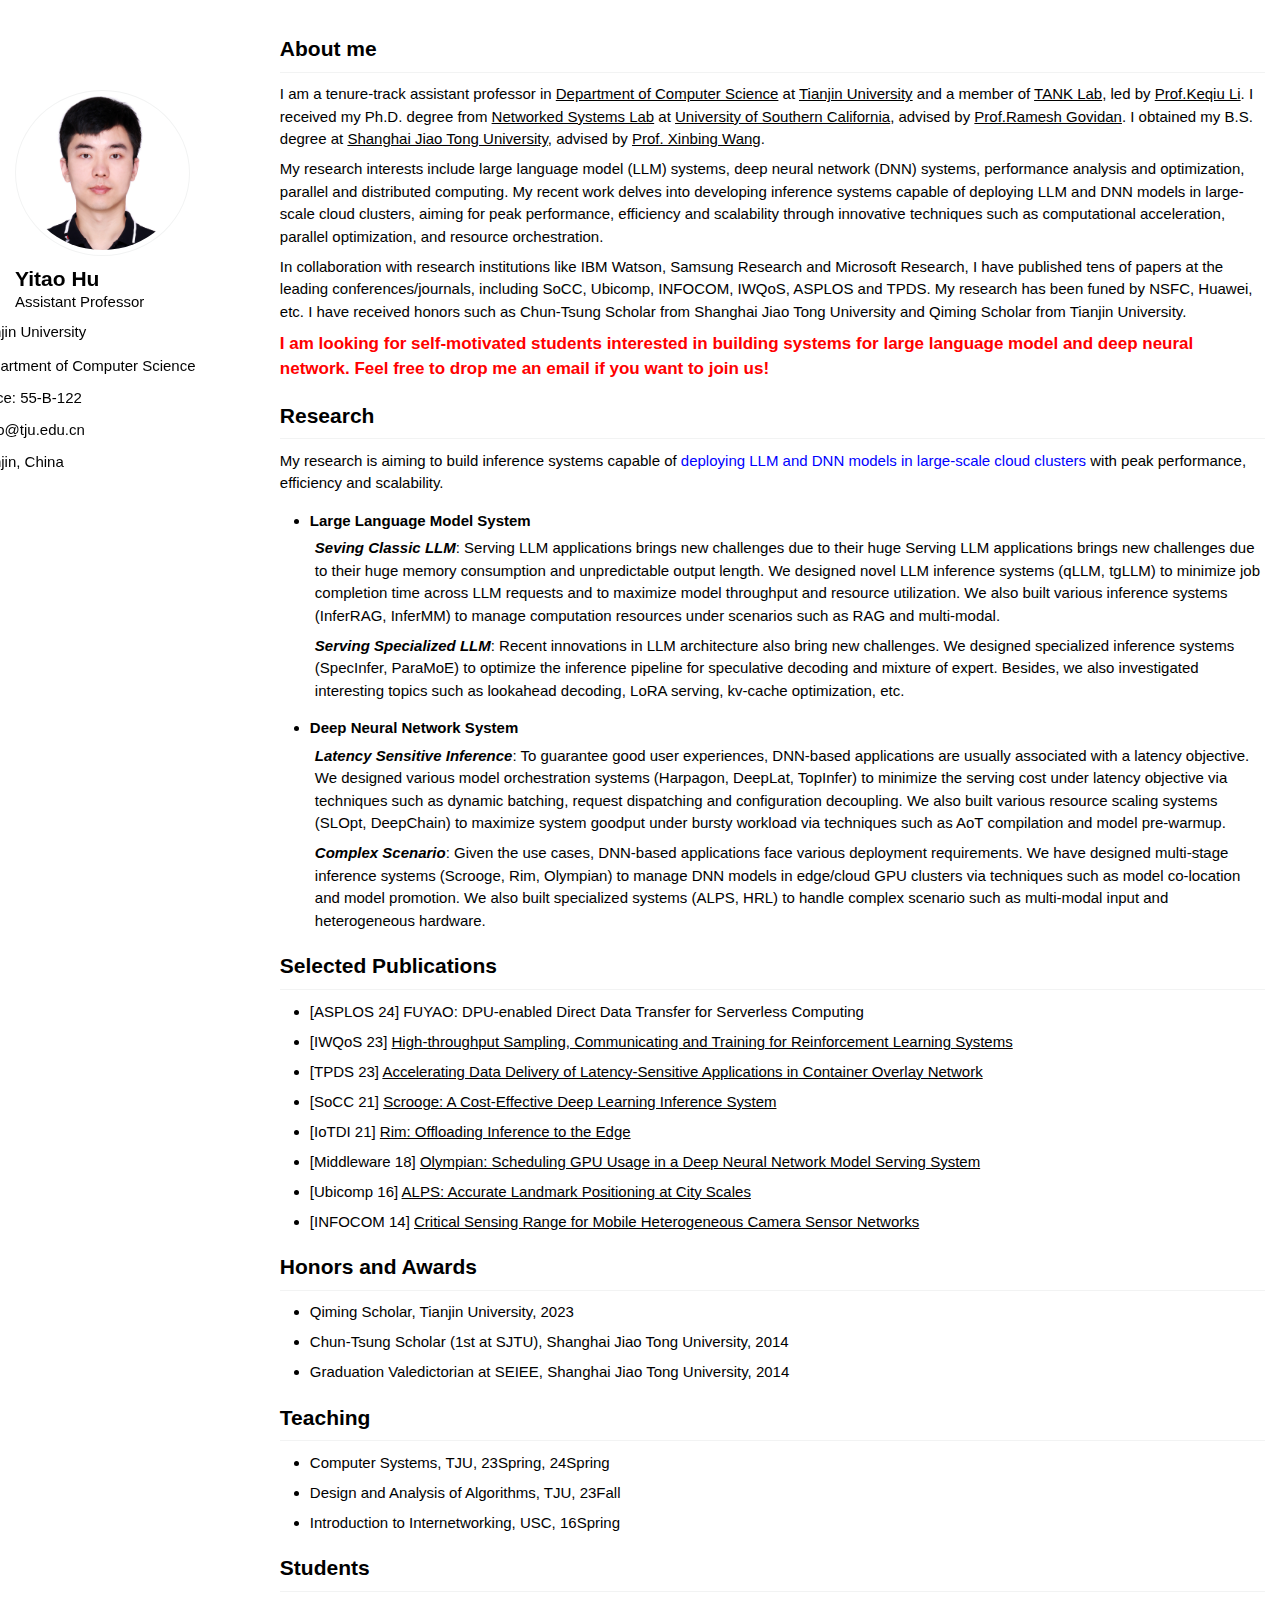
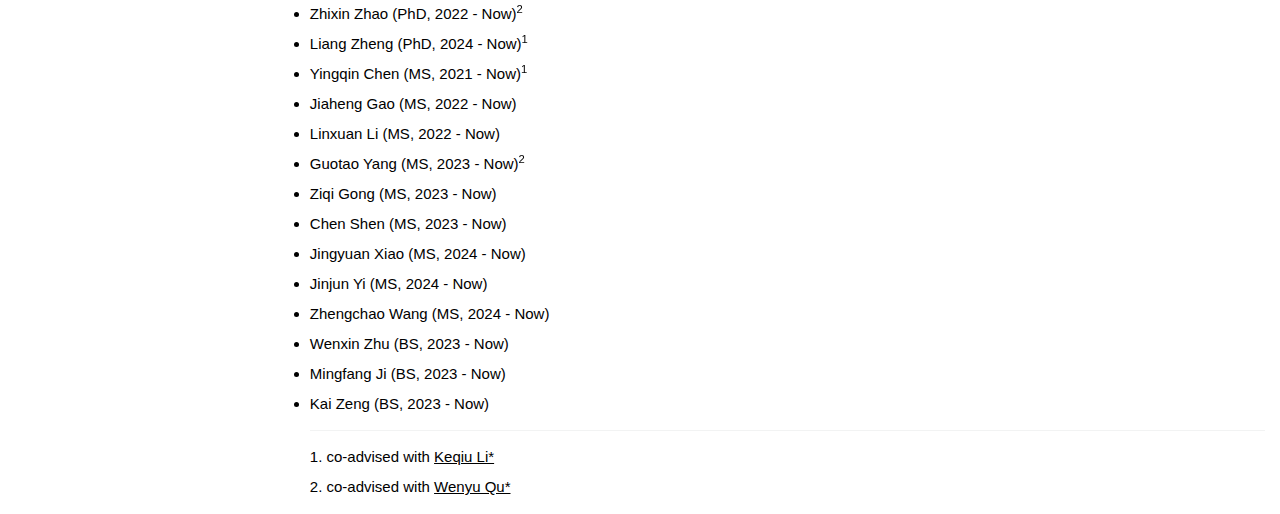
<file: index.html>
<!doctype html>
<html lang="en" class="no-js">

<head>
	<meta charset="utf-8">
	<title>Yitao Hu - Homepage</title>
	<meta property="og:locale" content="en">
	<meta property="og:site_name" content="Yitao Hu">
	<meta property="og:title" content="Yitao Hu">
	<meta property="og:description" content="About me">
	<meta name="HandheldFriendly" content="True">
	<meta name="MobileOptimized" content="320">
	<meta name="viewport" content="width=device-width, initial-scale=1.0">
	<!-- <meta http-equiv="Content-Security-Policy" content="default-src 'self'"> -->

	<script>
		document.documentElement.className = document.documentElement.className.replace(/\bno-js\b/g, '') + ' js ';
	</script>
	<!-- For all browsers -->
	<link rel="stylesheet" href="assets/css/main.css">
	<meta http-equiv="cleartype" content="on">

	<head>
		<base target="_blank">
	</head>
	<link rel="manifest" href="images/site.webmanifest">
	<meta name="msapplication-TileColor" content="#000000">
	<meta name="msapplication-TileImage" content="images/mstile-144x144.png?v=M44lzPylqQ">
	<meta name="msapplication-config" content="images/browserconfig.xml?v=M44lzPylqQ">
	<meta name="theme-color" content="#ffffff">
	<link rel="stylesheet" href="assets/css/academicons.css" />
	<link rel="stylesheet" href="https://cdnjs.cloudflare.com/ajax/libs/font-awesome/5.15.4/css/all.min.css">
	<script>
		document.querySelectorAll('a[href^="#"]').forEach(anchor => {
			anchor.addEventListener('click', function (e) {
				e.preventDefault();

				document.querySelector(this.getAttribute('href')).scrollIntoView({
					behavior: 'smooth'
				});
			});
		});
	</script>
	</script>

	<!-- end custom head snippets -->
</head>

<body>
	<div id="main" role="main">
		<div class="sidebar sticky">
			<div itemscope itemtype="http://schema.org/Person" class="profile_box">
				<div class="author__avatar">
					<img src="images/Yitao Hu.png" class="author__avatar" alt="Yitao Hu">
				</div>
				<div class="author__content">
					<h3 class="author__name"> Yitao Hu</h3>
				</div>

				<div class="professor2"><span><i class="myhidden"><a href="mailto:yitao@tju.edu.cn"><i
									class="fas fa-fw fa-envelope" aria-hidden="true"></i>
							</a></i>Assistant Professor</span></div>

				<div class="author__urls-wrapper">
					<!-- <button class="btn btn--inverse">More Info & Contact</button> -->
					<ul class="author__urls social-icons">
						<li style="margin-top: 5px;"><a href="https://www.tju.edu.cn/english/index.htm"><i
									class="fa fa-fw fa-map-marker" aria-hidden="true"></i> Tianjin University</a>
						</li>
						<li><a href="https://cic.tju.edu.cn/english/home.htm"><i class="fa fa-fw fa-map-marker"
									aria-hidden="true"></i> Department of Computer Science</a></li>
						<li><i class="fa fa-fw fa-map-marker" aria-hidden="true"></i> Office: 55-B-122</li>
						<li class="someone"><a href="mailto:yitao@tju.edu.cn"><i class="fas fa-fw fa-envelope"
									aria-hidden="true"></i> yitao@tju.edu.cn</a></li>
						<li><i class="fa fa-fw fa-map-marker" aria-hidden="true"></i> Tianjin, China</li>
					</ul>
				</div>
			</div>
		</div>
		<article class="page" itemscope itemtype="http://schema.org/CreativeWork">
			<meta itemprop="headline" content="Yitao Hu">
			<div class="page__inner-wrap">
				<section class="page__content" itemprop="text">
					<p><span class="anchor" id="about-me"></span></p>
					<h1><strong>About me</strong></h1>
					<p>I am a tenure-track assistant professor in <a href="https://cic.tju.edu.cn/english/home.htm">Department of
							Computer Science</a>
						at <a href="https://www.tju.edu.cn/english/index.htm">Tianjin University</a> and a member of <a
							href="http://www.tjutanklab.com/">TANK Lab</a>, led by <a
							href="https://cic.tju.edu.cn/faculty/likeqiu/index.html">Prof.Keqiu Li</a>. I received my Ph.D. degree
						from <a href="https://nsl.usc.edu/">Networked
							Systems Lab</a> at <a href="https://www.usc.edu/">University of Southern California</a>, advised by <a
							href="https://govindan.usc.edu/">Prof.Ramesh Govidan</a>.
						I obtained my B.S. degree at <a href="https://en.sjtu.edu.cn/">Shanghai Jiao Tong University</a>, advised by
						<a href="https://www.cs.sjtu.edu.cn/~wang-xb/">Prof. Xinbing Wang</a>.
					</p>
					<p>My research interests include large language model (LLM) systems, deep neural network
						(DNN)
						systems, performance analysis and optimization, parallel and distributed computing. My
						recent work delves into developing inference systems capable of deploying LLM and DNN models
						in large-scale cloud clusters, aiming for peak performance, efficiency and scalability
						through innovative techniques such as computational acceleration, parallel optimization, and
						resource orchestration.</p>
					<p>In collaboration with research institutions like IBM Watson, Samsung Research and Microsoft
						Research, I have published tens of papers at the leading conferences/journals, including
						SoCC, Ubicomp, INFOCOM, IWQoS, ASPLOS and TPDS. My research has been funed by
						NSFC, Huawei, etc. I have received honors such as Chun-Tsung Scholar from Shanghai
						Jiao Tong University
						and Qiming Scholar from Tianjin University.
					</p>
					<div class="lookingfor">
						<p><strong>
								I am looking for self-motivated students interested in building systems for large language
								model and deep neural network. Feel free to drop me an email if you want to join us!
							</strong>
						</p>
					</div>

					<h1 id="-news">Research</h1>
					<p>
						My research is aiming to build inference systems capable of <i class="myresearch">deploying LLM and DNN
							models in large-scale cloud clusters </i>with peak performance, efficiency and scalability.
					</p>
					<ul>
						<li>
							<h3>Large Language Model System</h3>

							<ul class="myul">
								<li>
									<i class="myh3">Seving Classic LLM</i>: Serving LLM applications brings new challenges
									due to their
									huge
									Serving LLM applications brings new challenges due to their huge
									memory consumption and unpredictable output length. We designed novel LLM inference
									systems (qLLM, tgLLM)</i> to minimize job completion time across LLM requests
									and to
									maximize model throughput and resource utilization. We also built various inference
									systems (InferRAG, InferMM)</i> to manage computation resources under scenarios
									such as RAG and multi-modal</i>.
								</li>
							</ul>

							<ul class="myul">
								<li>
									<i class="myh3">Serving Specialized LLM</i>: Recent innovations in LLM architecture also bring new
									challenges. We designed specialized inference systems (SpecInfer, ParaMoE)</i>
									to optimize
									the inference pipeline for speculative decoding and mixture of expert. Besides, we also
									investigated interesting topics such as lookahead decoding, LoRA serving,
									kv-cache
									optimization, etc</i>.
								</li>
							</ul>
						</li>
						<li>
							<h3>Deep Neural Network System</h3>

							<ul class="myul">
								<li>
									<i class="myh3">Latency Sensitive Inference</i>: To guarantee good user experiences, DNN-based
									applications
									are usually associated with a latency objective. We designed various model orchestration
									systems (Harpagon, DeepLat, TopInfer)</i> to minimize the serving cost under
									latency
									objective via techniques such as dynamic batching, request dispatching and configuration
									decoupling. We also built various resource scaling systems (SLOpt,
									DeepChain)</i> to
									maximize system goodput under bursty workload via techniques such as AoT
									compilation and
									model pre-warmup.
								</li>
							</ul>

							<ul class="myul">
								<li>
									<i class="myh3">Complex Scenario</i>: Given the use cases, DNN-based applications face various
									deployment
									requirements. We have designed multi-stage inference systems (Scrooge, Rim,
									Olympian)</i> to
									manage DNN models in edge/cloud GPU clusters via techniques such as model co-location
									and model promotion. We also built specialized systems (ALPS, HRL)</i> to handle
									complex
									scenario such as multi-modal input and heterogeneous hardware.
								</li>
							</ul>
					</ul>
					</li>
					</ul>

					<h1 id="-selected-publications">Selected Publications</h1>
					<ul>
						<li>[ASPLOS 24] FUYAO: DPU-enabled Direct Data Transfer for Serverless Computing</li>
						<li>[IWQoS 23] <a href="https://ieeexplore.ieee.org/abstract/document/10188703">High-throughput Sampling,
								Communicating and Training for Reinforcement Learning Systems</a></li>
						<li>[TPDS 23] <a href="https://ieeexplore.ieee.org/abstract/document/10198904">Accelerating Data Delivery
								of
								Latency-Sensitive Applications in Container Overlay
								Network</a></li>
						<li>[SoCC 21] <a href="https://dl.acm.org/doi/abs/10.1145/3472883.3486993">Scrooge: A Cost-Effective Deep
								Learning Inference System</a></li>
						<li>[IoTDI 21] <a href="https://dl.acm.org/doi/abs/10.1145/3450268.3453521">Rim: Offloading Inference to
								the
								Edge</a></li>
						<li>[Middleware 18] <a href="https://dl.acm.org/doi/abs/10.1145/3274808.3274813">Olympian: Scheduling GPU
								Usage in a Deep Neural Network Model Serving System</a></li>
						<li>[Ubicomp 16] <a href="https://dl.acm.org/doi/abs/10.1145/2971648.2971674">ALPS: Accurate Landmark
								Positioning at City Scales</a></li>
						<li>[INFOCOM 14] <a href="https://ieeexplore.ieee.org/abstract/document/6848026">Critical Sensing Range
								for
								Mobile Heterogeneous Camera Sensor Networks</a></li>
					</ul>
					<h1 id="-honors-and-awards">Honors and Awards</h1>
					<ul>
						<li>Qiming Scholar, Tianjin University, 2023</li>
						<li>Chun-Tsung Scholar (1st at SJTU), Shanghai Jiao Tong University, 2014</li>
						<li>Graduation Valedictorian at SEIEE, Shanghai Jiao Tong University, 2014</li>
					</ul>
					<div class="services">
						<h1 id="-teaching">Teaching</h1>
						<ul>
							<li>Computer Systems, TJU, 23Spring, 24Spring</li>
							<li>Design and Analysis of Algorithms, TJU, 23Fall</li>
							<li>Introduction to Internetworking, USC, 16Spring</li>
						</ul>
					</div>
					<div class="students">
						<h1 id="-students">Students</h1>
						<ul>
							<li>Zhixin Zhao (PhD, 2022 - Now)<sup>2</sup></li>
							<li>Liang Zheng (PhD, 2024 - Now)<sup>1</sup></li>
							<li>Yingqin Chen (MS, 2021 - Now)<sup>1</sup> </li>
							<li>Jiaheng Gao (MS, 2022 - Now)</li>
							<li>Linxuan Li (MS, 2022 - Now)</li>
							<li>Guotao Yang (MS, 2023 - Now)<sup>2</a></sup> </li>
							<li>Ziqi Gong (MS, 2023 - Now)</li>
							<li>Chen Shen (MS, 2023 - Now)</li>
							<li>Jingyuan Xiao (MS, 2024 - Now)</li>
							<li>Jinjun Yi (MS, 2024 - Now)</li>
							<li>Zhengchao Wang (MS, 2024 - Now)</li>
							<li>Wenxin Zhu (BS, 2023 - Now)</li>
							<li>Mingfang Ji (BS, 2023 - Now)</li>
							<li>Kai Zeng (BS, 2023 - Now)</li>
							<hr>
							<li class="co">1. co-advised with <a href="https://cic.tju.edu.cn/faculty/likeqiu/index.html">Keqiu
									Li*</a>
							</li>
							<li class="co">2. co-advised with <a href="https://cic.tju.edu.cn/faculty/wyqu/index.html">Wenyu Qu*</a>
							</li>

						</ul>

					</div>

</body>

</html>
</file>
<file: assets/css/main.css>
a:focus {
  outline: thin dotted #f89406;
  outline: 5px auto #f89406;
  outline-offset: -2px
}

*,
*:before,
*:after {
  -moz-box-sizing: border-box;
  -webkit-box-sizing: border-box;
  box-sizing: border-box
}

html {
  box-sizing: border-box;
  background-color: #fff;
  font-size: 15px;
  -webkit-text-size-adjust: 100%;
  -ms-text-size-adjust: 100%
}

body {
  margin: 0
}

::-moz-selection {
  color: #fff;
  background: #000
}

::selection {
  color: #fff;
  background: #000
}

article,
aside,
details,
figcaption,
figure,
footer,
header,
hgroup,
main,
nav,
section {
  display: block
}

audio,
canvas,
video {
  display: inline-block;
  *display: inline;
  *zoom: 1
}

audio:not([controls]) {
  display: none
}

a {
  color: #224b8d
}

a:hover,
a:active {
  outline: 0
}

sub,
sup {
  position: relative;
  font-size: 75%;
  line-height: 0;
  vertical-align: baseline
}

sup {
  top: -0.5em
}

sub {
  bottom: -0.25em
}

img {
  max-width: 100%;
  width: auto\9;
  height: auto;
  vertical-align: middle;
  border: 0;
  -ms-interpolation-mode: bicubic
}

#map_canvas img,
.google-maps img {
  max-width: none
}

button,
input,
select,
textarea {
  margin: 0;
  font-size: 100%;
  vertical-align: middle
}

button,
input {
  *overflow: visible;
  line-height: normal
}

button::-moz-focus-inner,
input::-moz-focus-inner {
  padding: 0;
  border: 0
}

button,
html input[type="button"],
input[type="reset"],
input[type="submit"] {
  -webkit-appearance: button;
  cursor: pointer
}

label,
select,
button,
input[type="button"],
input[type="reset"],
input[type="submit"],
input[type="radio"],
input[type="checkbox"] {
  cursor: pointer
}

input[type="search"] {
  box-sizing: content-box;
  -webkit-appearance: textfield
}

input[type="search"]::-webkit-search-decoration,
input[type="search"]::-webkit-search-cancel-button {
  -webkit-appearance: none
}

textarea {
  overflow: auto;
  vertical-align: top
}

html {
  position: relative;
  min-height: 100%
}

body {
  margin: 0;
  padding: 0;
  padding-bottom: 0em;
  color: #000;
  font-family: "Trebuchet MS", Helvetica, sans-serif;
  line-height: 1.5
}

body.overflow--hidden {
  overflow: hidden
}

h1,
h2,
h3,
h4,
h5,
h6 {
  margin: 1em 0 0.5em;
  line-height: 1.2;
  font-family: "Trebuchet MS", Helvetica, sans-serif;
  font-weight: bold
}

h1 {
  margin-top: 1em;
  font-size: 1.4em
}

h2 {
  font-size: 1.2em
}

h3 {
  font-size: 1em
}

h4 {
  font-size: 1em
}

h5 {
  font-size: 1em
}

h6 {
  font-size: 1em
}

small,
.small {
  font-size: 1em
}

p {
  margin-bottom: 0.5em
}

u,
ins {
  text-decoration: none;
  border-bottom: 1px solid #494e52
}

u a,
ins a {
  color: inherit
}

ul {
  padding-inline-start: 2em;
  margin-block-start: 0.5em
}

del a {
  color: inherit
}

p,
pre,
blockquote,
ul,
ol,
dl,
figure,
table,
fieldset {
  orphans: 3;
  widows: 3
}

abbr[title],
abbr[data-original-title] {
  text-decoration: none;
  cursor: help;
  border-bottom: 1px dotted #494e52
}

blockquote {
  margin: 2em 1em 2em 0;
  padding-left: 1em;
  padding-right: 1em;
  font-style: italic;
  border-left: 0.25em solid #7a8288
}

blockquote cite {
  font-style: italic
}

blockquote cite:before {
  content: "\2014";
  padding-right: 5px
}

a:hover,
a:active {
  outline: 0
}

tt,
code,
kbd,
samp,
pre {
  font-family: Monaco, Consolas, "Lucida Console", monospace
}

pre {
  overflow-x: auto
}

p>code,
a>code,
li>code,
figcaption>code,
td>code {
  padding-top: 0.1rem;
  padding-bottom: 0.1rem;
  font-size: 1em;
  background: #fafafa;
  border: 1px solid #f2f3f3;
  border-radius: 4px;
  box-shadow: 0 1px 1px rgba(0, 0, 0, 0.125)
}

p>code:before,
p>code:after,
a>code:before,
a>code:after,
li>code:before,
li>code:after,
figcaption>code:before,
figcaption>code:after,
td>code:before,
td>code:after {
  letter-spacing: -0.2em;
  content: "\00a0"
}

hr {
  display: block;
  margin: 1em 0;
  border: 0;
  border-top: 1px solid #f2f3f3
}

ul li,
ol li {
  margin-bottom: 0.5em
}

li ul,
li ol {
  margin-top: 0.5em
}

figure {
  display: -webkit-box;
  display: flex;
  -webkit-box-pack: justify;
  justify-content: space-between;
  -webkit-box-align: start;
  align-items: flex-start;
  flex-wrap: wrap;
  margin: 2em 0
}

figure img,
figure iframe,
figure .fluid-width-video-wrapper {
  margin-bottom: 1em
}

figure img {
  width: 100%;
  border-radius: 4px;
  -webkit-transition: all 0.2s ease-in-out;
  transition: all 0.2s ease-in-out
}

figure>a {
  display: block
}

@media (min-width: 37.5em) {

  figure.half>a,
  figure.half>img {
    width: calc(50% - 0.5em)
  }
}

figure.half figcaption {
  width: 100%
}

@media (min-width: 37.5em) {

  figure.third>a,
  figure.third>img {
    width: calc(33.3333% - 0.5em)
  }
}

figure.third figcaption {
  width: 100%
}

figcaption {
  margin-bottom: 0.5em;
  color: #777a7d;
  font-family: Georgia, Times, serif;
  font-size: 1em
}

figcaption a {
  color: inherit;
  text-decoration: none;
  border-bottom: 1px solid #bdc1c4;
  -webkit-transition: all 0.2s ease-in-out;
  transition: all 0.2s ease-in-out
}

figcaption a:hover {
  color: #000;
  border-bottom-color: #000
}

svg:not(:root) {
  overflow: hidden
}

nav ul {
  margin: 0;
  padding: 0
}

nav li {
  list-style: none
}

nav a {
  text-decoration: none
}

nav ul li,
nav ol li {
  margin-bottom: 0
}

nav li ul,
nav li ol {
  margin-top: 0
}

b,
i,
strong,
em,
blockquote,
p,
q,
span,
figure,
img,
h1,
h2,
header,
input,
a,
tr,
td,
form button,
input[type="submit"],
.btn,
#goog-wm-sb,
.highlight,
.archive__item-teaser {
  -webkit-transition: all 0.2s ease-in-out;
  transition: all 0.2s ease-in-out
}

.hidden {
  display: none;
  visibility: hidden
}

.load {
  display: none
}

.transparent {
  opacity: 0
}

.visually-hidden,
.screen-reader-text,
.screen-reader-text span,
.screen-reader-shortcut {
  position: absolute !important;
  clip: rect(1px, 1px, 1px, 1px);
  height: 1px !important;
  width: 1px !important;
  border: 0 !important;
  overflow: hidden
}

body:hover .visually-hidden a,
body:hover .visually-hidden input,
body:hover .visually-hidden button {
  display: none !important
}

.screen-reader-text:focus,
.screen-reader-shortcut:focus {
  clip: auto !important;
  height: auto !important;
  width: auto !important;
  display: block;
  font-size: 1em;
  font-weight: bold;
  padding: 15px 23px 14px;
  background: #fff;
  z-index: 100000;
  text-decoration: none;
  box-shadow: 0 0 2px 2px rgba(0, 0, 0, 0.6)
}

.skip-link {
  position: fixed;
  z-index: 20;
  margin: 0;
  font-family: "Trebuchet MS", Helvetica, sans-serif;
  white-space: nowrap
}

.skip-link li {
  height: 0;
  width: 0;
  list-style: none
}

.text-left {
  text-align: left
}

.text-center {
  text-align: center
}

.text-right {
  text-align: right
}

.text-justify {
  text-align: justify
}

.text-nowrap {
  white-space: nowrap
}

.cf {
  clear: both
}

.wrapper {
  max-width: 925px;
  margin-left: auto;
  margin-right: auto
}

.wrapper:after {
  content: " ";
  display: block;
  clear: both
}

.align-left {
  display: block;
  margin-left: auto;
  margin-right: auto
}

@media (min-width: 37.5em) {
  .align-left {
    float: left;
    margin-right: 1em
  }
}

.align-right {
  display: block;
  margin-left: auto;
  margin-right: auto
}

@media (min-width: 37.5em) {
  .align-right {
    float: right;
    margin-left: 1em
  }
}

.align-center {
  display: block;
  margin-left: auto;
  margin-right: auto
}

@media (min-width: 57.8125em) {
  .full {
    margin-right: -19.4915254237% !important
  }
}

.icon {
  display: inline-block;
  fill: currentColor;
  width: 1em;
  height: 1.1em;
  line-height: 1;
  position: relative;
  top: -0.1em;
  vertical-align: middle
}

.social-icons .fa {
  color: #000
}

.social-icons .fa-behance,
.social-icons .fa-behance-square {
  color: #1769FF
}

.social-icons .fa-dribbble {
  color: #ea4c89
}

.social-icons .fa-facebook,
.social-icons .fa-facebook-square {
  color: #3b5998
}

.social-icons .fa-flickr {
  color: #ff0084
}

.social-icons .fa-foursquare {
  color: #0072b1
}

.social-icons .fa-github,
.social-icons .fa-github-alt,
.social-icons .fa-github-square {
  color: #171516
}

.social-icons .fa-google-plus,
.social-icons .fa-google-plus-square {
  color: #dd4b39
}

.social-icons .fa-instagram {
  color: #517fa4
}

.social-icons .fa-lastfm,
.social-icons .fa-lastfm-square {
  color: #d51007
}

.social-icons .fa-linkedin,
.social-icons .fa-linkedin-square {
  color: #007bb6
}

.social-icons .fa-pinterest,
.social-icons .fa-pinterest-p,
.social-icons .fa-pinterest-square {
  color: #cb2027
}

.social-icons .fa-rss,
.social-icons .fa-rss-square {
  color: #fa9b39
}

.social-icons .fa-soundcloud {
  color: #f30
}

.social-icons .fa-stack-exchange,
.social-icons .fa-stack-overflow {
  color: #fe7a15
}

.social-icons .fa-tumblr,
.social-icons .fa-tumblr-square {
  color: #32506d
}

.social-icons .fa-twitter,
.social-icons .fa-twitter-square {
  color: #55acee
}

.social-icons .fa-vimeo,
.social-icons .fa-vimeo-square {
  color: #1ab7ea
}

.social-icons .fa-vine {
  color: #00bf8f
}

.social-icons .fa-youtube,
.social-icons .fa-youtube-square,
.social-icons .fa-youtube-play {
  color: #b00
}

.social-icons .fa-xing,
.social-icons .fa-xing-square {
  color: #006567
}

.navicon {
  position: relative;
  width: 28px;
  height: 4px;
  background: #fff;
  margin: auto;
  -webkit-transition: 0.3s;
  transition: 0.3s
}

.navicon:before,
.navicon:after {
  content: "";
  position: absolute;
  left: 0;
  width: 28px;
  height: 4px;
  background: #fff;
  -webkit-transition: 0.3s;
  transition: 0.3s
}

.navicon:before {
  top: -8px
}

.navicon:after {
  bottom: -8px
}

.close .navicon {
  background: transparent
}

.close .navicon:before,
.close .navicon:after {
  -webkit-transform-origin: 50% 50%;
  -ms-transform-origin: 50% 50%;
  transform-origin: 50% 50%;
  top: 0;
  width: 28px
}

.close .navicon:before {
  -webkit-transform: rotate3d(0, 0, 1, 45deg);
  transform: rotate3d(0, 0, 1, 45deg)
}

.close .navicon:after {
  -webkit-transform: rotate3d(0, 0, 1, -45deg);
  transform: rotate3d(0, 0, 1, -45deg)
}

@media (min-width: 57.8125em) {
  .sticky {
    clear: both;
    position: -webkit-sticky;
    position: sticky;
    top: 6em
  }

  .sticky::after {
    clear: both;
    content: "";
    display: table
  }

  .sticky>* {
    display: block
  }
}

.well {
  min-height: 20px;
  padding: 19px;
  margin-bottom: 20px;
  background-color: #f5f5f5;
  border: 1px solid #e3e3e3;
  border-radius: 4px;
  box-shadow: inset 0 1px 1px rgba(0, 0, 0, 0.05)
}

.show-modal {
  overflow: hidden;
  position: relative
}

.show-modal:before {
  position: absolute;
  content: "";
  top: 0;
  left: 0;
  width: 100%;
  height: 100%;
  z-index: 999;
  background-color: rgba(255, 255, 255, 0.85)
}

.show-modal .modal {
  display: block
}

.modal {
  display: none;
  position: fixed;
  width: 300px;
  top: 50%;
  left: 50%;
  margin-left: -150px;
  margin-top: -150px;
  min-height: 0;
  z-index: 9999;
  background: #fff;
  border: 1px solid #f2f3f3;
  border-radius: 4px;
  box-shadow: 0 1px 1px rgba(0, 0, 0, 0.125)
}

.modal__title {
  margin: 0;
  padding: 0.5em 1em
}

.modal__supporting-text {
  padding: 0 1em 0.5em 1em
}

.modal__actions {
  padding: 0.5em 1em;
  border-top: 1px solid #f2f3f3
}

.footnote {
  color: #9ba1a6;
  text-decoration: none
}

.footnotes {
  color: #9ba1a6
}

.footnotes ol,
.footnotes li,
.footnotes p {
  margin-bottom: 0;
  font-size: 1em
}

a.reversefootnote {
  color: #7a8288;
  text-decoration: none
}

a.reversefootnote:hover {
  text-decoration: underline
}

.required {
  color: #ee5f5b;
  font-weight: bold
}

@-webkit-keyframes intro {
  0% {
    opacity: 0
  }

  100% {
    opacity: 1
  }
}

@keyframes intro {
  0% {
    opacity: 0
  }

  100% {
    opacity: 1
  }
}

table {
  margin-bottom: 1em;
  width: 100%;
  font-family: "Trebuchet MS", Helvetica, sans-serif;
  font-size: 1em;
  border-collapse: collapse
}

table+table {
  margin-top: 1em
}

thead {
  background-color: #f2f3f3
}

th {
  padding: 0.5em;
  font-weight: bold;
  text-align: left
}

tr {
  padding-bottom: .5em;
  padding-top: .5em
}

td {
  padding: .5em;
  border-bottom: 1px solid #bdc1c4
}

tr,
td,
th {
  vertical-align: middle
}

.btn,
#goog-wm-sb {
  display: inline-block;
  margin-bottom: 0.25em;
  padding: 0.5em 1em;
  color: #fff !important;
  font-family: "Trebuchet MS", Helvetica, sans-serif;
  font-size: 1em;
  font-weight: bold;
  text-align: center;
  text-decoration: none;
  background-color: #7a8288;
  border: 0 !important;
  border-radius: 4px;
  cursor: pointer
}

.btn:hover,
#goog-wm-sb:hover {
  background-color: #333
}

.btn .icon,
#goog-wm-sb .icon {
  margin-right: 0.5em
}

.btn .icon+.hidden,
#goog-wm-sb .icon+.hidden {
  margin-left: -0.5em
}

.btn--block {
  display: block;
  width: 100%
}

.btn--block+.btn--block {
  margin-top: 0.25em
}

.btn--inverse {
  color: #7a8288 !important;
  border: 1px solid #bdc1c4 !important;
  background-color: #fff
}

.btn--inverse:hover {
  color: #fff !important;
  border-color: #7a8288
}

.btn--light-outline {
  border: 1px solid #fff !important;
  background-color: transparent
}

.btn--info {
  background-color: #224b8d
}

.btn--info:hover {
  background-color: #1b3c71
}

.btn--warning {
  background-color: #f89406
}

.btn--warning:hover {
  background-color: #c67605
}

.btn--success {
  background-color: #62c462
}

.btn--success:hover {
  background-color: #4e9d4e
}

.btn--danger {
  background-color: #ee5f5b
}

.btn--danger:hover {
  background-color: #be4c49
}

.btn--disabled {
  pointer-events: none;
  cursor: not-allowed;
  filter: alpha(opacity=65);
  box-shadow: none;
  opacity: 0.65
}

.btn--facebook {
  background-color: #3b5998
}

.btn--facebook:hover {
  background-color: #2f477a
}

.btn--twitter {
  background-color: #55acee
}

.btn--twitter:hover {
  background-color: #448abe
}

.btn--google-plus {
  background-color: #dd4b39
}

.btn--google-plus:hover {
  background-color: #b13c2e
}

.btn--linkedin {
  background-color: #007bb6
}

.btn--linkedin:hover {
  background-color: #006292
}

.btn--x-large {
  font-size: 1.2em
}

.btn--large {
  font-size: 1em
}

.btn--small {
  font-size: .6875em
}

.notice {
  margin: 2em 0 !important;
  padding: 1em;
  font-family: "Trebuchet MS", Helvetica, sans-serif;
  font-size: 1em !important;
  text-indent: initial;
  background-color: #f8f9f9;
  border-radius: 4px;
  box-shadow: 0 1px 1px rgba(189, 193, 196, 0.25)
}

.notice h4 {
  margin-top: 0 !important;
  margin-bottom: 0.75em
}

.page__content .notice h4 {
  margin-bottom: 0;
  font-size: 1em
}

.notice p:last-child {
  margin-bottom: 0 !important
}

.notice h4+p {
  margin-top: 0;
  padding-top: 0
}

.notice a {
  color: #bdc1c4
}

.notice a:hover {
  color: #717476
}

.notice code {
  background-color: #fcfcfc
}

.notice ul:last-child {
  margin-bottom: 0
}

.notice--primary {
  margin: 2em 0 !important;
  padding: 1em;
  font-family: "Trebuchet MS", Helvetica, sans-serif;
  font-size: 1em !important;
  text-indent: initial;
  background-color: #f2f3f3;
  border-radius: 4px;
  box-shadow: 0 1px 1px rgba(122, 130, 136, 0.25)
}

.notice--primary h4 {
  margin-top: 0 !important;
  margin-bottom: 0.75em
}

.page__content .notice--primary h4 {
  margin-bottom: 0;
  font-size: 1em
}

.notice--primary p:last-child {
  margin-bottom: 0 !important
}

.notice--primary h4+p {
  margin-top: 0;
  padding-top: 0
}

.notice--primary a {
  color: #7a8288
}

.notice--primary a:hover {
  color: #494e52
}

.notice--primary code {
  background-color: #f8f9f9
}

.notice--primary ul:last-child {
  margin-bottom: 0
}

.notice--info {
  margin: 2em 0 !important;
  padding: 1em;
  font-family: "Trebuchet MS", Helvetica, sans-serif;
  font-size: 1em !important;
  text-indent: initial;
  background-color: #e9edf4;
  border-radius: 4px;
  box-shadow: 0 1px 1px rgba(34, 75, 141, 0.25)
}

.notice--info h4 {
  margin-top: 0 !important;
  margin-bottom: 0.75em
}

.page__content .notice--info h4 {
  margin-bottom: 0;
  font-size: 1em
}

.notice--info p:last-child {
  margin-bottom: 0 !important
}

.notice--info h4+p {
  margin-top: 0;
  padding-top: 0
}

.notice--info a {
  color: #224b8d
}

.notice--info a:hover {
  color: #142d55
}

.notice--info code {
  background-color: #f4f6f9
}

.notice--info ul:last-child {
  margin-bottom: 0
}

.notice--warning {
  margin: 2em 0 !important;
  padding: 1em;
  font-family: "Trebuchet MS", Helvetica, sans-serif;
  font-size: 1em !important;
  text-indent: initial;
  background-color: #fef4e6;
  border-radius: 4px;
  box-shadow: 0 1px 1px rgba(248, 148, 6, 0.25)
}

.notice--warning h4 {
  margin-top: 0 !important;
  margin-bottom: 0.75em
}

.page__content .notice--warning h4 {
  margin-bottom: 0;
  font-size: 1em
}

.notice--warning p:last-child {
  margin-bottom: 0 !important
}

.notice--warning h4+p {
  margin-top: 0;
  padding-top: 0
}

.notice--warning a {
  color: #f89406
}

.notice--warning a:hover {
  color: #955904
}

.notice--warning code {
  background-color: #fffaf3
}

.notice--warning ul:last-child {
  margin-bottom: 0
}

.notice--success {
  margin: 2em 0 !important;
  padding: 1em;
  font-family: "Trebuchet MS", Helvetica, sans-serif;
  font-size: 1em !important;
  text-indent: initial;
  background-color: #eff9ef;
  border-radius: 4px;
  box-shadow: 0 1px 1px rgba(98, 196, 98, 0.25)
}

.notice--success h4 {
  margin-top: 0 !important;
  margin-bottom: 0.75em
}

.page__content .notice--success h4 {
  margin-bottom: 0;
  font-size: 1em
}

.notice--success p:last-child {
  margin-bottom: 0 !important
}

.notice--success h4+p {
  margin-top: 0;
  padding-top: 0
}

.notice--success a {
  color: #62c462
}

.notice--success a:hover {
  color: #3b763b
}

.notice--success code {
  background-color: #f7fcf7
}

.notice--success ul:last-child {
  margin-bottom: 0
}

.notice--danger {
  margin: 2em 0 !important;
  padding: 1em;
  font-family: "Trebuchet MS", Helvetica, sans-serif;
  font-size: 1em !important;
  text-indent: initial;
  background-color: #fdefef;
  border-radius: 4px;
  box-shadow: 0 1px 1px rgba(238, 95, 91, 0.25)
}

.notice--danger h4 {
  margin-top: 0 !important;
  margin-bottom: 0.75em
}

.page__content .notice--danger h4 {
  margin-bottom: 0;
  font-size: 1em
}

.notice--danger p:last-child {
  margin-bottom: 0 !important
}

.notice--danger h4+p {
  margin-top: 0;
  padding-top: 0
}

.notice--danger a {
  color: #ee5f5b
}

.notice--danger a:hover {
  color: #8f3937
}

.notice--danger code {
  background-color: #fef7f7
}

.notice--danger ul:last-child {
  margin-bottom: 0
}

.masthead {
  position: sticky;
  top: 0;
  background-color: white;
  border-bottom: 1px solid #f2f3f3;
  -webkit-animation: intro 0.3s both;
  animation: intro 0.3s both;
  -webkit-animation-delay: 0.15s;
  animation-delay: 0.15s;
  z-index: 20
}

.masthead__inner-wrap {
  max-width: 925px;
  margin-left: auto;
  margin-right: auto;
  clear: both;
  padding: .5em;
  font-family: "Trebuchet MS", Helvetica, sans-serif
}

.masthead__inner-wrap:after {
  content: " ";
  display: block;
  clear: both
}

.masthead__inner-wrap::after {
  clear: both;
  content: "";
  display: table
}

@media (min-width: 80em) {
  .masthead__inner-wrap {
    max-width: 1280px
  }
}

.masthead__inner-wrap nav {
  z-index: 10
}

.masthead__inner-wrap a {
  text-decoration: none
}

.masthead__menu ul {
  margin: 0;
  padding: 0;
  clear: both;
  list-style-type: none
}

.masthead__menu-home-item {
  display: none !important
}

@media (min-width: 48em) {
  .masthead__menu-home-item {
    display: block !important
  }
}

.masthead__menu-item {
  display: block;
  list-style-type: none;
  white-space: nowrap
}

.masthead__menu-item--lg {
  padding-right: 2em;
  font-weight: 700
}

.breadcrumbs {
  max-width: 925px;
  margin-left: auto;
  margin-right: auto;
  clear: both;
  margin-top: 0;
  margin-bottom: 0;
  padding-left: 2em;
  padding-right: 2em;
  font-family: "Trebuchet MS", Helvetica, sans-serif;
  -webkit-animation: intro 0.3s both;
  animation: intro 0.3s both;
  -webkit-animation-delay: 0.30s;
  animation-delay: 0.30s
}

.breadcrumbs:after {
  content: " ";
  display: block;
  clear: both
}

.breadcrumbs::after {
  clear: both;
  content: "";
  display: table
}

@media (min-width: 57.8125em) {
  .breadcrumbs {
    padding-left: 1em;
    padding-right: 1em
  }
}

@media (min-width: 80em) {
  .breadcrumbs {
    max-width: 1280px
  }
}

.breadcrumbs ol {
  padding: 0;
  list-style: none;
  font-size: 1em
}

@media (min-width: 57.8125em) {
  .breadcrumbs ol {
    width: 83.0508474576%;
    float: right;
    margin-right: 0
  }
}

@media (min-width: 80em) {
  .breadcrumbs ol {
    padding-left: 4.2372881356%
  }
}

.breadcrumbs li {
  display: inline
}

.breadcrumbs .current {
  font-weight: bold
}

.pagination {
  clear: both;
  width: 100%;
  float: left;
  margin-left: 0;
  margin-right: 0;
  clear: both;
  margin-top: 1em;
  padding-top: 1em
}

.pagination::after {
  clear: both;
  content: "";
  display: table
}

.pagination ul {
  margin: 0;
  padding: 0;
  list-style-type: none;
  font-family: "Trebuchet MS", Helvetica, sans-serif
}

.pagination li {
  display: block;
  float: left;
  margin-left: -1px
}

.pagination li a {
  margin-bottom: 0.25em;
  padding: 0.5em 1em;
  font-family: "Trebuchet MS", Helvetica, sans-serif;
  font-size: 14px;
  font-weight: bold;
  line-height: 1.5;
  text-align: center;
  text-decoration: none;
  color: #9ba1a6;
  border: 1px solid #bdc1c4;
  border-radius: 0
}

.pagination li a:hover {
  color: #1a386a
}

.pagination li a.current {
  color: #fff;
  background: #7a8288
}

.pagination li a.disabled {
  color: #dee0e1;
  pointer-events: none;
  cursor: not-allowed
}

.pagination li:first-child {
  margin-left: 0
}

.pagination li:first-child a {
  border-top-left-radius: 4px;
  border-bottom-left-radius: 4px
}

.pagination li:last-child a {
  border-top-right-radius: 4px;
  border-bottom-right-radius: 4px
}

.pagination--pager {
  display: block;
  padding: 1em 2em;
  float: left;
  width: 50%;
  font-family: "Trebuchet MS", Helvetica, sans-serif;
  font-size: 1em;
  font-weight: bold;
  text-align: center;
  text-decoration: none;
  color: #bdc1c4;
  border: 1px solid #bdc1c4;
  border-radius: 4px
}

.pagination--pager:hover {
  color: #1a386a
}

.pagination--pager:first-child {
  border-top-right-radius: 0;
  border-bottom-right-radius: 0
}

.pagination--pager:last-child {
  margin-left: -1px;
  border-top-left-radius: 0;
  border-bottom-left-radius: 0
}

.pagination--pager.disabled {
  color: #dee0e1;
  pointer-events: none;
  cursor: not-allowed
}

.page__content+.pagination,
.page__meta+.pagination,
.comment__date+.pagination,
.page__share+.pagination,
.page__comments+.pagination {
  margin-top: 2em;
  padding-top: 2em;
  border-top: 1px solid #f2f3f3
}

.greedy-nav {
  position: relative;
  min-width: 250px;
  background: #fff
}

.greedy-nav a {
  display: block;
  margin: 0 1rem;
  padding: 0.5rem 0;
  color: #7a8288;
  text-decoration: none
}

.greedy-nav a:hover {
  color: #5c6266
}

.greedy-nav button {
  position: absolute;
  height: 100%;
  right: 0;
  padding: 0 0.5rem;
  border: 0;
  outline: none;
  background-color: #7a8288;
  color: #fff;
  cursor: pointer
}

.greedy-nav .visible-links {
  display: table
}

.greedy-nav .visible-links li {
  display: table-cell;
  vertical-align: middle
}

.greedy-nav .visible-links li:first-child {
  font-weight: bold
}

.greedy-nav .visible-links li:first-child a {
  margin-left: 0
}

.greedy-nav .visible-links li:last-child a {
  margin-right: 0
}

.greedy-nav .visible-links a {
  position: relative
}

.greedy-nav .visible-links a:before {
  content: "";
  position: absolute;
  left: 0;
  bottom: 0;
  height: 4px;
  background: #bdc1c4;
  width: 100%;
  -webkit-transition: all 0.2s ease-in-out;
  transition: all 0.2s ease-in-out;
  -webkit-transform: scaleX(0);
  -ms-transform: scaleX(0);
  transform: scaleX(0)
}

.greedy-nav .visible-links a:hover:before {
  -webkit-transform: scaleX(1);
  -ms-transform: scaleX(1);
  transform: scaleX(1)
}

.greedy-nav .hidden-links {
  position: absolute;
  top: 100%;
  right: 0;
  margin-top: 15px;
  padding: 5px;
  border: 1px solid #f2f3f3;
  border-radius: 4px;
  background: #fff;
  box-shadow: 0 0 10px rgba(0, 0, 0, 0.25)
}

.greedy-nav .hidden-links a {
  margin: 0;
  padding: 10px 20px;
  font-size: 1em
}

.greedy-nav .hidden-links a:hover {
  color: #5c6266;
  background: #dee0e1
}

.greedy-nav .hidden-links:before {
  content: "";
  position: absolute;
  top: -11px;
  right: 10px;
  width: 0;
  border-style: solid;
  border-width: 0 10px 10px;
  border-color: #f2f3f3 transparent;
  display: block;
  z-index: 0
}

.greedy-nav .hidden-links:after {
  content: "";
  position: absolute;
  top: -10px;
  right: 10px;
  width: 0;
  border-style: solid;
  border-width: 0 10px 10px;
  border-color: #fff transparent;
  display: block;
  z-index: 1
}

.greedy-nav .hidden-links li {
  display: block;
  border-bottom: 1px solid #f2f3f3
}

.greedy-nav .hidden-links li:last-child {
  border-bottom: none
}

.nav__list {
  font-size: 1.25rem
}

.nav__list ul {
  margin-bottom: 1em
}

.nav__list a {
  display: block;
  padding: 0.125em 0;
  color: inherit
}

.nav__list a:hover {
  text-decoration: underline
}

.nav__list .active {
  margin-left: -0.5em;
  padding-left: 0.5em;
  padding-right: 0.5em;
  color: #fff;
  font-weight: bold;
  background: #7a8288;
  border-radius: 4px
}

.nav__list .active:hover {
  color: #fff
}

.nav__title {
  margin: 0;
  padding: 0.5rem 1rem;
  font-family: "Trebuchet MS", Helvetica, sans-serif;
  font-size: 1em;
  font-weight: bold
}

.nav__sub-title {
  display: block;
  margin: 0.5rem 0;
  padding: 0.5rem 0;
  font-family: "Trebuchet MS", Helvetica, sans-serif;
  font-size: 1em;
  font-weight: bold;
  text-transform: uppercase;
  border-bottom: 1px solid #f2f3f3
}

.toc {
  font-family: "Trebuchet MS", Helvetica, sans-serif;
  color: #7a8288;
  text-transform: uppercase;
  letter-spacing: 1px;
  background-color: #fff;
  border: 1px solid #f2f3f3;
  border-radius: 4px;
  box-shadow: 0 1px 1px rgba(0, 0, 0, 0.125)
}

.toc .nav__title {
  color: #fff;
  font-size: 1em;
  background: #7a8288;
  border-top-left-radius: 4px;
  border-top-right-radius: 4px
}

.toc__menu {
  margin: 0;
  padding: 0;
  width: 100%;
  list-style: none;
  font-size: 0.8rem
}

.toc__menu a {
  display: block;
  padding: 0.5rem 1rem;
  color: #7a8288;
  font-size: .6875em;
  font-weight: bold;
  line-height: 1.5;
  border-bottom: 1px solid #f2f3f3
}

.toc__menu a:hover {
  color: #000;
  background: #f2f3f3
}

.toc__menu>li:last-child a {
  border-bottom: none
}

.toc__menu li ul>li a {
  padding-left: 2rem;
  font-weight: normal
}

.toc__menu li>ul li {
  display: none
}

@media (min-width: 48em) {
  .toc__menu li>ul li {
    display: block
  }
}

.page__footer {
  clear: both;
  float: left;
  margin-left: 0;
  margin-right: 0;
  width: 100%;
  clear: both;
  position: absolute;
  bottom: 0em;
  height: auto;
  margin-top: 3em;
  color: #9ba1a6;
  -webkit-animation: intro 0.3s both;
  animation: intro 0.3s both;
  -webkit-animation-delay: 0.45s;
  animation-delay: 0.45s;
  background-color: #f2f3f3;
  border-top: 1px solid #bdc1c4
}

.page__footer::after {
  clear: both;
  content: "";
  display: table
}

.page__footer footer {
  clear: both;
  margin-left: auto;
  margin-right: auto;
  margin-top: 2em;
  max-width: 100%;
  padding: 0 1em 2em
}

.page__footer footer::after {
  clear: both;
  content: "";
  display: table
}

@media (min-width: 80em) {
  .page__footer footer {
    max-width: 1280px
  }
}

.page__footer a {
  color: inherit;
  text-decoration: none
}

.page__footer a:hover {
  text-decoration: underline
}

.page__footer .fas,
.page__footer .fab,
.page__footer .far,
.page__footer .fal {
  color: #9ba1a6
}

.page__footer-copyright {
  font-family: "Trebuchet MS", Helvetica, sans-serif;
  font-size: .6875em
}

.page__footer-follow ul {
  margin: 0;
  padding: 0;
  list-style-type: none
}

.page__footer-follow li {
  display: inline-block;
  padding-top: 5px;
  padding-bottom: 5px;
  font-family: "Trebuchet MS", Helvetica, sans-serif;
  font-size: 1em;
  text-transform: uppercase
}

.page__footer-follow li+li:before {
  content: "";
  padding-right: 5px
}

.page__footer-follow a {
  padding-right: 10px;
  font-weight: bold
}

.page__footer-follow .social-icons a {
  white-space: nowrap
}

div.highlighter-rouge,
figure.highlight {
  position: relative;
  margin-bottom: 1em;
  padding: 1em;
  border: 1px solid #f2f3f3;
  border-radius: 4px;
  background-color: #fafafa;
  box-shadow: 0 1px 1px rgba(0, 0, 0, 0.125)
}

div.highlighter-rouge:before,
figure.highlight:before {
  position: absolute;
  top: 0;
  right: 0;
  padding: 0.5em;
  background-color: #f2f3f3;
  content: "\f121";
  font-family: "fontawesome" !important;
  font-size: 1em;
  line-height: 1;
  text-transform: none;
  speak: none
}

div.highlighter-rouge .highlight,
figure.highlight .highlight {
  margin: 0;
  font-family: Monaco, Consolas, "Lucida Console", monospace;
  font-size: .6875em;
  line-height: 1.8
}

.highlight table td {
  padding: 5px
}

.highlight table pre {
  margin: 0
}

.highlight .c {
  color: #93a1a1
}

.highlight .err {
  color: #586e75
}

.highlight .g {
  color: #586e75
}

.highlight .k {
  color: #859900
}

.highlight .l {
  color: #586e75
}

.highlight .n {
  color: #586e75
}

.highlight .o {
  color: #859900
}

.highlight .x {
  color: #cb4b16
}

.highlight .p {
  color: #586e75
}

.highlight .cm {
  color: #93a1a1
}

.highlight .cp {
  color: #859900
}

.highlight .c1 {
  color: #93a1a1
}

.highlight .cs {
  color: #859900
}

.highlight .gd {
  color: #2aa198
}

.highlight .ge {
  color: #586e75;
  font-style: italic
}

.highlight .gr {
  color: #dc322f
}

.highlight .gh {
  color: #cb4b16
}

.highlight .gi {
  color: #859900
}

.highlight .go {
  color: #586e75
}

.highlight .gp {
  color: #586e75
}

.highlight .gs {
  color: #586e75;
  font-weight: bold
}

.highlight .gu {
  color: #cb4b16
}

.highlight .gt {
  color: #586e75
}

.highlight .kc {
  color: #cb4b16
}

.highlight .kd {
  color: #22b3eb
}

.highlight .kn {
  color: #859900
}

.highlight .kp {
  color: #859900
}

.highlight .kr {
  color: #22b3eb
}

.highlight .kt {
  color: #dc322f
}

.highlight .ld {
  color: #586e75
}

.highlight .m {
  color: #2aa198
}

.highlight .s {
  color: #2aa198
}

.highlight .na {
  color: #586e75
}

.highlight .nb {
  color: #B58900
}

.highlight .nc {
  color: #22b3eb
}

.highlight .no {
  color: #cb4b16
}

.highlight .nd {
  color: #22b3eb
}

.highlight .ni {
  color: #cb4b16
}

.highlight .ne {
  color: #cb4b16
}

.highlight .nf {
  color: #22b3eb
}

.highlight .nl {
  color: #586e75
}

.highlight .nn {
  color: #586e75
}

.highlight .nx {
  color: #586e75
}

.highlight .py {
  color: #586e75
}

.highlight .nt {
  color: #22b3eb
}

.highlight .nv {
  color: #22b3eb
}

.highlight .ow {
  color: #859900
}

.highlight .w {
  color: #586e75
}

.highlight .mf {
  color: #2aa198
}

.highlight .mh {
  color: #2aa198
}

.highlight .mi {
  color: #2aa198
}

.highlight .mo {
  color: #2aa198
}

.highlight .sb {
  color: #93a1a1
}

.highlight .sc {
  color: #2aa198
}

.highlight .sd {
  color: #586e75
}

.highlight .s2 {
  color: #2aa198
}

.highlight .se {
  color: #cb4b16
}

.highlight .sh {
  color: #586e75
}

.highlight .si {
  color: #2aa198
}

.highlight .sx {
  color: #2aa198
}

.highlight .sr {
  color: #dc322f
}

.highlight .s1 {
  color: #2aa198
}

.highlight .ss {
  color: #2aa198
}

.highlight .bp {
  color: #22b3eb
}

.highlight .vc {
  color: #22b3eb
}

.highlight .vg {
  color: #22b3eb
}

.highlight .vi {
  color: #22b3eb
}

.highlight .il {
  color: #2aa198
}

form {
  margin: 0 0 5px 0
}

form fieldset {
  margin-bottom: 5px;
  padding: 0;
  border-width: 0
}

form legend {
  display: block;
  width: 100%;
  margin-bottom: 10px;
  *margin-left: -7px;
  padding: 0;
  color: #494e52;
  border: 0;
  border-bottom: 1px solid #ccc;
  white-space: normal
}

form p {
  margin-bottom: 5px / 2
}

form ul {
  list-style-type: none;
  margin: 0 0 5px 0;
  padding: 0
}

form br {
  display: none
}

label,
input,
button,
select,
textarea {
  vertical-align: baseline;
  *vertical-align: middle
}

input,
button,
select,
textarea {
  box-sizing: border-box;
  font-family: "Trebuchet MS", Helvetica, sans-serif
}

label {
  display: block;
  margin-bottom: 0.25em;
  color: #494e52;
  cursor: pointer
}

label small {
  font-size: 1em
}

label input,
label textarea,
label select {
  display: block
}

input,
textarea,
select {
  display: inline-block;
  width: 100%;
  padding: 0.25em;
  margin-bottom: 0.5em;
  color: #494e52;
  background-color: #fff;
  border: 1px solid #ccc;
  border-radius: 4px;
  box-shadow: 0 1px 1px rgba(0, 0, 0, 0.125)
}

input:hover,
textarea:hover,
select:hover {
  border-color: #bdc1c4
}

.input-mini {
  width: 60px
}

.input-small {
  width: 90px
}

input[type="image"],
input[type="checkbox"],
input[type="radio"] {
  width: auto;
  height: auto;
  padding: 0;
  margin: 3px 0;
  *margin-top: 0;
  line-height: normal;
  cursor: pointer;
  border-radius: 0;
  border: 0 \9
}

input[type="checkbox"],
input[type="radio"] {
  box-sizing: border-box;
  padding: 0;
  *width: 13px;
  *height: 13px
}

input[type="image"] {
  border: 0;
  box-shadow: none
}

input[type="file"] {
  width: auto;
  padding: initial;
  line-height: initial;
  border: initial;
  background-color: transparent;
  background-color: initial;
  box-shadow: none
}

input[type="button"],
input[type="reset"],
input[type="submit"] {
  width: auto;
  height: auto;
  cursor: pointer;
  *overflow: visible
}

select,
input[type="file"] {
  *margin-top: 4px
}

select {
  width: auto;
  background-color: #fff
}

select[multiple],
select[size] {
  height: auto
}

textarea {
  resize: vertical;
  height: auto;
  overflow: auto;
  vertical-align: top
}

input[type="hidden"] {
  display: none
}

.form {
  position: relative
}

.radio,
.checkbox {
  padding-left: 18px;
  font-weight: normal
}

.radio input[type="radio"],
.checkbox input[type="checkbox"] {
  float: left;
  margin-left: -18px
}

.radio.inline,
.checkbox.inline {
  display: inline-block;
  padding-top: 5px;
  margin-bottom: 0;
  vertical-align: middle
}

.radio.inline+.radio.inline,
.checkbox.inline+.checkbox.inline {
  margin-left: 10px
}

input[disabled],
select[disabled],
textarea[disabled],
input[readonly],
select[readonly],
textarea[readonly] {
  opacity: 0.5;
  cursor: not-allowed
}

input:focus,
textarea:focus {
  border-color: #7a8288;
  outline: 0;
  outline: thin dotted \9
}

input[type="file"]:focus,
input[type="radio"]:focus,
input[type="checkbox"]:focus,
select:focus {
  box-shadow: none
}

.help-block,
.help-inline {
  color: #224b8d
}

.help-block {
  display: block;
  margin-bottom: 1em;
  line-height: 1em
}

.help-inline {
  display: inline-block;
  vertical-align: middle;
  padding-left: 5px
}

.form-inline input,
.form-inline textarea,
.form-inline select {
  display: inline-block;
  margin-bottom: 0
}

.form-inline label {
  display: inline-block
}

.form-inline .radio,
.form-inline .checkbox,
.form-inline .radio {
  padding-left: 0;
  margin-bottom: 0;
  vertical-align: middle
}

.form-inline .radio input[type="radio"],
.form-inline .checkbox input[type="checkbox"] {
  float: left;
  margin-left: 0;
  margin-right: 3px
}

.form-search input,
.form-search textarea,
.form-search select {
  display: inline-block;
  margin-bottom: 0
}

.form-search .search-query {
  padding-left: 14px;
  padding-right: 14px;
  margin-bottom: 0;
  border-radius: 14px
}

.form-search label {
  display: inline-block
}

.form-search .radio,
.form-search .checkbox,
.form-inline .radio {
  padding-left: 0;
  margin-bottom: 0;
  vertical-align: middle
}

.form-search .radio input[type="radio"],
.form-search .checkbox input[type="checkbox"] {
  float: left;
  margin-left: 0;
  margin-right: 3px
}

.form--loading:before {
  content: ''
}

.form--loading .form__spinner {
  display: block
}

.form:before {
  position: absolute;
  top: 0;
  left: 0;
  width: 100%;
  height: 100%;
  background-color: rgba(255, 255, 255, 0.7);
  z-index: 10
}

.form__spinner {
  display: none;
  position: absolute;
  top: 50%;
  left: 50%;
  z-index: 11
}

#goog-fixurl ul {
  list-style: none;
  margin-left: 0;
  padding-left: 0
}

#goog-fixurl ul li {
  list-style-type: none
}

#goog-wm-qt {
  width: auto;
  margin-right: 10px;
  margin-bottom: 20px;
  padding: 8px 20px;
  display: inline-block;
  font-size: 1em;
  background-color: #fff;
  color: #000;
  border-width: 2px !important;
  border-style: solid !important;
  border-color: gray;
  border-radius: 4px
}

#main {
  max-width: 925px;
  margin-left: auto;
  margin-right: auto;
  clear: both;
  margin-top: 1em;
  padding-left: 1em;
  padding-right: 1em;
  animation: intro 0.3s both;
  animation-delay: 0.35s
}

#main:after {
  content: " ";
  display: block;
  clear: both
}

#main::after {
  clear: both;
  content: "";
  display: table
}

@media (min-width: 80em) {
  #main {
    max-width: 1280px
  }
}

@media (min-width: 57.8125em) {
  .page {
    width: 83.0508474576%;
    float: right;
    margin-right: 0;
    padding-left: 4.2372881356%;
    padding-right: 0%
  }
}

.page .page__inner-wrap {
  clear: both;
  width: 100%;
  float: left;
  margin-left: 0;
  margin-right: 0
}

.page .page__inner-wrap .page__content,
.page .page__inner-wrap .page__meta,
.page .page__inner-wrap .comment__date,
.page .page__inner-wrap .page__share {
  clear: both;
  width: 100%;
  float: left;
  margin-left: 0;
  margin-right: 0
}

.page__title {
  margin-top: 0;
  line-height: 1
}

.page__title+.page__meta,
.page__title+.comment__date {
  margin-top: -0.5em
}

.page__lead {
  font-family: "Trebuchet MS", Helvetica, sans-serif;
  font-size: 1.2em
}

.page__content #about-me {
  margin-top: -10em
}

.page__content #about-me:before {
  content: '';
  display: block;
  position: relative;
  width: 0;
  height: 10em;
  margin-top: -10em
}

.page__content h1 {
  margin-top: 1em;
  padding-bottom: 0.5em;
  border-bottom: 1px solid #f2f3f3
}

.page__content p,
.page__content li,
.page__content dl {
  font-size: 1em
}

.page__content p {
  margin: 0 0 .5em
}

.page__content a {
  text-decoration: underline
}

.page__content a:hover {
  text-decoration: underline
}

.page__content a:hover img {
  box-shadow: 0 0 10px rgba(0, 0, 0, 0.25)
}

.page__content dt {
  margin-top: 1em;
  font-family: "Trebuchet MS", Helvetica, sans-serif;
  font-weight: bold
}

.page__content dd {
  margin-left: 1em;
  font-family: "Trebuchet MS", Helvetica, sans-serif;
  font-size: 1em
}

.page__content .small {
  font-size: 1em
}

.page__content blockquote+.small {
  margin-top: -1.5em;
  padding-left: 1.25rem
}

.page__hero {
  position: relative;
  margin-bottom: 2em;
  clear: both;
  animation: intro 0.3s both;
  animation-delay: 0.25s
}

.page__hero::after {
  clear: both;
  content: "";
  display: table
}

.page__hero--overlay {
  position: relative;
  margin-bottom: 2em;
  padding: 3em 0;
  clear: both;
  background-size: cover;
  background-repeat: no-repeat;
  background-position: center;
  animation: intro 0.3s both;
  animation-delay: 0.25s
}

.page__hero--overlay::after {
  clear: both;
  content: "";
  display: table
}

.page__hero--overlay a {
  color: #fff
}

.page__hero--overlay .wrapper {
  padding-left: 1em;
  padding-right: 1em
}

@media (min-width: 80em) {
  .page__hero--overlay .wrapper {
    max-width: 1280px
  }
}

.page__hero--overlay .page__title,
.page__hero--overlay .page__meta,
.page__hero--overlay .comment__date,
.page__hero--overlay .page__lead,
.page__hero--overlay .btn,
.page__hero--overlay #goog-wm-sb {
  color: #fff;
  text-shadow: 1px 1px 4px rgba(0, 0, 0, 0.5)
}

.page__hero--overlay .page__lead {
  max-width: 768px
}

.page__hero--overlay .page__title {
  font-size: 1.953em
}

@media (min-width: 37.5em) {
  .page__hero--overlay .page__title {
    font-size: 2.441em
  }
}

.page__hero-image {
  width: 100%;
  height: auto;
  -ms-interpolation-mode: bicubic
}

.page__hero-caption {
  position: absolute;
  bottom: 0;
  right: 0;
  margin: 0 auto;
  padding: 2px 5px;
  color: #fff;
  font-family: Georgia, Times, serif;
  font-size: .6875em;
  background: #000;
  text-align: right;
  z-index: 5;
  opacity: 0.5;
  border-radius: 4px 0 4px 0
}

@media (min-width: 57.8125em) {
  .page__hero-caption {
    padding: 5px 10px
  }
}

.page__hero-caption a {
  color: #fff;
  text-decoration: none
}

.page__share {
  margin-top: 2em;
  padding-top: 1em;
  border-top: 1px solid #f2f3f3
}

@media (max-width: 37.5em) {

  .page__share .btn span,
  .page__share #goog-wm-sb span {
    border: 0;
    clip: rect(0 0 0 0);
    height: 1px;
    margin: -1px;
    overflow: hidden;
    padding: 0;
    position: absolute;
    width: 1px
  }
}

.page__share-title {
  margin-bottom: 10px;
  font-size: 1em;
  text-transform: uppercase
}

.page__meta,
.comment__date {
  margin-top: 2em;
  color: #9ba1a6;
  font-family: "Trebuchet MS", Helvetica, sans-serif;
  font-size: 1em
}

.page__meta p,
.comment__date p {
  margin: 0
}

.page__meta a,
.comment__date a {
  color: inherit
}

.page__meta-title {
  margin-bottom: 10px;
  font-size: 1em;
  text-transform: uppercase
}

.page__taxonomy .sep {
  display: none
}

.page__taxonomy strong {
  margin-right: 10px
}

.page__taxonomy-item {
  display: inline-block;
  margin-right: 5px;
  margin-bottom: 8px;
  padding: 5px 10px;
  text-decoration: none;
  border: 1px solid #bdc1c4;
  border-radius: 4px
}

.page__taxonomy-item:hover {
  text-decoration: none;
  color: #1a386a
}

.page__comments {
  clear: both;
  width: 100%;
  float: left;
  margin-left: 0;
  margin-right: 0
}

.page__comments-title {
  margin-top: 2rem;
  margin-bottom: 10px;
  padding-top: 2rem;
  font-size: 1em;
  border-top: 1px solid #f2f3f3;
  text-transform: uppercase
}

.page__comments-form {
  padding: 1em;
  background: #f2f3f3;
  transition: all 0.2s ease-in-out
}

.page__comments-form.disabled input,
.page__comments-form.disabled button,
.page__comments-form.disabled textarea,
.page__comments-form.disabled label {
  pointer-events: none;
  cursor: not-allowed;
  filter: alpha(opacity=65);
  box-shadow: none;
  opacity: 0.65
}

.comment {
  clear: both;
  margin: 1em 0
}

.comment::after {
  clear: both;
  content: "";
  display: table
}

.comment:not(:last-child) {
  border-bottom: 1px solid #f2f3f3
}

.comment__avatar-wrapper {
  float: left;
  width: 60px;
  height: 60px
}

@media (min-width: 57.8125em) {
  .comment__avatar-wrapper {
    width: 100px;
    height: 100px
  }
}

.comment__avatar {
  width: 40px;
  height: 40px;
  border-radius: 50%
}

@media (min-width: 57.8125em) {
  .comment__avatar {
    width: 80px;
    height: 80px;
    padding: 5px;
    border: 1px solid #f2f3f3
  }
}

.comment__content-wrapper {
  float: right;
  width: calc(100% - 60px)
}

@media (min-width: 57.8125em) {
  .comment__content-wrapper {
    width: calc(100% - 100px)
  }
}

.comment__author {
  margin: 0
}

.comment__author a {
  text-decoration: none
}

.comment__date {
  margin: 0
}

.comment__date a {
  text-decoration: none
}

.page__related {
  margin-top: 2em;
  padding-top: 1em;
  border-top: 1px solid #f2f3f3;
  clear: both;
  float: left
}

.page__related::after {
  clear: both;
  content: "";
  display: table
}

@media (min-width: 57.8125em) {
  .page__related {
    margin-left: 21.186440678%
  }
}

.page__related a {
  color: inherit;
  text-decoration: none
}

.page__related-title {
  margin-bottom: 10px;
  font-size: 1em;
  text-transform: uppercase
}

.archive {
  margin-bottom: 2em
}

@media (min-width: 48em) {
  .archive {
    width: 100%;
    float: left;
    margin-left: 0;
    margin-right: 0
  }
}

@media (min-width: 57.8125em) {
  .archive {
    width: 83.0508474576%;
    float: right;
    margin-right: 0;
    padding-left: 4.2372881356%
  }
}

.archive a {
  text-decoration: underline
}

.archive a:hover {
  text-decoration: underline
}

.archive a:hover img {
  box-shadow: 0 0 10px rgba(0, 0, 0, 0.25)
}

.archive__subtitle {
  margin: 1.414em 0 0;
  padding-bottom: 0.5em;
  font-size: 1em;
  color: #9ba1a6;
  border-bottom: 1px solid #f2f3f3
}

.archive__subtitle+.list__item .archive__item-title {
  margin-top: 0.5em
}

.archive__item-title {
  margin-bottom: 0.25em;
  font-family: "Trebuchet MS", Helvetica, sans-serif
}

.archive__item-title a+a {
  opacity: 0.5
}

.page__content .archive__item-title {
  margin-top: 1em;
  border-bottom: none
}

.archive__item-excerpt {
  margin-top: 0;
  font-size: 1em
}

.archive__item-excerpt+p {
  text-indent: 0
}

.archive__item-teaser {
  border-radius: 4px;
  overflow: hidden
}

.archive__item-teaser img {
  width: 100%
}

.archive__item:hover .archive__item-teaser {
  box-shadow: 0 0 10px rgba(0, 0, 0, 0.25)
}

.archive__item:hover .archive__item-title {
  text-decoration: underline
}

@media (min-width: 48em) {
  .list__item {
    padding-right: 0px
  }
}

@media (min-width: 57.8125em) {
  .list__item {
    padding-right: 0px
  }
}

@media (min-width: 80em) {
  .list__item {
    padding-right: 0px
  }
}

.list__item .page__meta,
.list__item .comment__date {
  margin: 0 0 4px
}

.grid__item {
  margin-bottom: 2em
}

.grid__item .page__meta,
.grid__item .comment__date {
  margin: 0 0 4px
}

.grid__item .archive__item-title {
  margin-top: 0.5em;
  font-size: 1em
}

.grid__item .archive__item-excerpt {
  display: none
}

@media (min-width: 37.5em) {
  .grid__item {
    width: 48.9795918367%;
    float: left
  }

  .grid__item:nth-child(2n+1) {
    margin-left: 0;
    margin-right: -100%;
    clear: both;
    margin-left: 0
  }

  .grid__item:nth-child(2n+2) {
    margin-left: 51.0204081633%;
    margin-right: -100%;
    clear: none
  }

  .grid__item .archive__item-teaser {
    max-height: 200px
  }
}

@media (min-width: 48em) {
  .grid__item {
    margin-left: 0;
    margin-right: 0;
    width: 23.4693877551%;
    float: left
  }

  .grid__item:nth-child(4n+1) {
    margin-left: 0;
    margin-right: -100%;
    clear: both;
    margin-left: 0
  }

  .grid__item:nth-child(4n+2) {
    margin-left: 25.5102040816%;
    margin-right: -100%;
    clear: none
  }

  .grid__item:nth-child(4n+3) {
    margin-left: 51.0204081633%;
    margin-right: -100%;
    clear: none
  }

  .grid__item:nth-child(4n+4) {
    margin-left: 76.5306122449%;
    margin-right: -100%;
    clear: none
  }

  .grid__item .archive__item-teaser {
    max-height: 120px
  }

  .grid__item .archive__item-excerpt {
    display: block;
    font-size: 1em
  }
}

.feature__wrapper {
  clear: both;
  margin-bottom: 2em;
  border-bottom: 1px solid #f2f3f3
}

.feature__wrapper::after {
  clear: both;
  content: "";
  display: table
}

.feature__item {
  margin-bottom: 2em;
  font-size: 1.25rem
}

@media (min-width: 37.5em) {
  .feature__item {
    margin-bottom: 0;
    width: 32.2033898305%;
    float: left
  }

  .feature__item:nth-child(3n+1) {
    margin-left: 0;
    margin-right: -100%;
    clear: both;
    margin-left: 0
  }

  .feature__item:nth-child(3n+2) {
    margin-left: 33.8983050847%;
    margin-right: -100%;
    clear: none
  }

  .feature__item:nth-child(3n+3) {
    margin-left: 67.7966101695%;
    margin-right: -100%;
    clear: none
  }

  .feature__item .feature__item-teaser {
    max-height: 200px;
    overflow: hidden
  }
}

.feature__item--left {
  clear: both;
  width: 100%;
  float: left;
  margin-left: 0;
  margin-right: 0;
  font-size: 1.25rem
}

.feature__item--left .archive__item-teaser {
  margin-bottom: 2em
}

@media (min-width: 37.5em) {
  .feature__item--left .archive__item-teaser {
    width: 40.6779661017%;
    float: left;
    margin-right: 1.6949152542%
  }

  .feature__item--left .archive__item-body {
    width: 57.6271186441%;
    float: right;
    margin-right: 0;
    padding-left: 4.2372881356%;
    padding-right: 8.4745762712%
  }
}

.feature__item--right {
  clear: both;
  width: 100%;
  float: left;
  margin-left: 0;
  margin-right: 0;
  font-size: 1.25rem
}

.feature__item--right .archive__item-teaser {
  margin-bottom: 2em
}

@media (min-width: 37.5em) {
  .feature__item--right {
    text-align: right
  }

  .feature__item--right .archive__item-teaser {
    width: 40.6779661017%;
    float: right;
    margin-left: 1.6949152542%
  }

  .feature__item--right .archive__item-body {
    width: 57.6271186441%;
    float: left;
    margin-left: 0;
    padding-left: 4.2372881356%;
    padding-right: 8.4745762712%
  }
}

.feature__item--center {
  clear: both;
  width: 100%;
  float: left;
  margin-left: 0;
  margin-right: 0;
  font-size: 1.25rem
}

.feature__item--center .archive__item-teaser {
  margin-bottom: 2em
}

@media (min-width: 37.5em) {
  .feature__item--center {
    text-align: center
  }

  .feature__item--center .archive__item-teaser {
    margin: 0 auto;
    width: 40.6779661017%
  }

  .feature__item--center .archive__item-body {
    margin: 0 auto;
    width: 57.6271186441%
  }
}

.sidebar {
  -webkit-transform: translate3d(0, 0, 0);
  transform: translate3d(0, 0, 0);
  clear: both;
  margin-bottom: 1em
}

.sidebar::after {
  clear: both;
  content: "";
  display: table
}

@media (min-width: 57.8125em) {
  .sidebar {
    width: 15.2542372881%;
    float: left;
    margin-right: 1.6949152542%;
    opacity: 1;
    -webkit-transition: opacity 0.2s ease-in-out;
    transition: opacity 0.2s ease-in-out
  }

  .sidebar:hover {
    opacity: 1
  }
}

@media (min-width: 80em) {
  .sidebar {
    padding-right: 0
  }
}

.sidebar h2,
.sidebar h3,
.sidebar h4,
.sidebar h5,
.sidebar h6 {
  margin-bottom: 0;
  font-family: "Trebuchet MS", Helvetica, sans-serif
}

.sidebar h3,
.sidebar h4 {
  font-size: 1em
}

.sidebar p,
.sidebar li {
  font-family: "Trebuchet MS", Helvetica, sans-serif;
  font-size: 1em;
  line-height: 1.5
}

.sidebar img {
  width: 100%
}

.sidebar__right {
  margin-bottom: 1em
}

@media (min-width: 57.8125em) {
  .sidebar__right {
    position: relative;
    float: right;
    width: 0px;
    margin-left: 2.5423728814%;
    z-index: 10
  }
}

@media (min-width: 80em) {
  .sidebar__right {
    width: 0px
  }
}

.profile_box {
  display: flex;
  justify-content: flex-start;
  align-content: flex-start;
  align-items: center
}

@media (min-width: 57.8125em) {
  .profile_box {
    display: block
  }
}

.author__avatar {
  display: table-cell;
  vertical-align: top;
  width: 75px
}

@media (min-width: 57.8125em) {
  .author__avatar {
    display: block;
    width: auto;
    height: auto
  }
}

.author__avatar img {
  max-width: 175px;
  min-width: 75px;
  border-radius: 50%
}

@media (min-width: 57.8125em) {
  .author__avatar img {
    padding: 5px;
    border: 1px solid #f2f3f3
  }
}

.author__content {
  display: table-cell;
  vertical-align: top;
  padding-left: 10px;
  min-width: 120px;
  line-height: 1
}

@media (min-width: 57.8125em) {
  .author__content {
    display: block;
    width: 100%;
    padding-left: 0;
    padding-right: 0
  }
}

.author__name {
  margin: 0
}

@media (min-width: 57.8125em) {
  .author__name {
    margin-top: 10px;
    margin-bottom: 10px
  }
}

.sidebar .author__name {
  font-family: "Trebuchet MS", Helvetica, sans-serif;
  font-size: 1.2em
}

@media (min-width: 48em) {
  .sidebar .author__name {
    font-size: 1.4em
  }
}

.author__bio {
  margin: 0
}

@media (min-width: 57.8125em) {
  .author__bio {
    margin-top: 10px;
    margin-bottom: 20px
  }
}

.author__urls-wrapper {
  position: relative;
  display: table-cell;
  vertical-align: middle;
  font-family: "Trebuchet MS", Helvetica, sans-serif;
  z-index: 10;
  position: relative;
  margin-left: auto;
  cursor: pointer
}

.author__urls-wrapper li:last-child a {
  margin-bottom: 0
}

@media (min-width: 57.8125em) {
  .author__urls-wrapper {
    display: block
  }
}

.author__urls-wrapper button {
  margin-bottom: 0;
  width: 120px;
  padding: 0.5em
}

@media (min-width: 57.8125em) {
  .author__urls-wrapper button {
    display: none
  }
}

.author__urls {
  display: none;
  position: absolute;
  right: 0;
  margin-top: 15px;
  padding: 10px;
  list-style-type: none;
  border: 1px solid #f2f3f3;
  border-radius: 4px;
  background: #fff;
  z-index: -1;
  box-shadow: 0 0 10px rgba(0, 0, 0, 0.25);
  cursor: default
}

@media (min-width: 57.8125em) {
  .author__urls {
    display: block;
    position: relative;
    margin: 0;
    padding: 0;
    border: 0;
    background: transparent;
    box-shadow: none
  }
}

.author__urls:before {
  display: block;
  content: "";
  position: absolute;
  top: -11px;
  left: calc(50% - 10px);
  width: 0;
  border-style: solid;
  border-width: 0 10px 10px;
  border-color: #f2f3f3 transparent;
  z-index: 0
}

@media (min-width: 57.8125em) {
  .author__urls:before {
    display: none
  }
}

.author__urls:after {
  display: block;
  content: "";
  position: absolute;
  top: -10px;
  left: calc(50% - 10px);
  width: 0;
  border-style: solid;
  border-width: 0 10px 10px;
  border-color: #fff transparent;
  z-index: 1
}

@media (min-width: 57.8125em) {
  .author__urls:after {
    display: none
  }
}

.author__urls li {
  white-space: nowrap
}

.author__urls a {
  display: block;
  margin-bottom: 5px;
  padding-right: 5px;
  padding-top: 2px;
  padding-bottom: 2px;
  color: inherit;
  font-size: 1em;
  text-decoration: none
}

.author__urls a:hover {
  text-decoration: underline
}

.author__urls_sm {
  padding: .25em;
  font-size: 1.75em;
  display: block
}

.author__urls_sm a {
  color: inherit;
  text-decoration: none
}

.author__urls_sm a:hover {
  text-decoration: underline
}

@media (min-width: 57.8125em) {
  .author__urls_sm {
    display: none
  }
}

/*!
 * Font Awesome Free 5.5.0 by @fontawesome - https://fontawesome.com
 * License - https://fontawesome.com/license/free (Icons: CC BY 4.0, Fonts: SIL OFL 1.1, Code: MIT License)
 */
.fa,
.fas,
.far,
.fal,
.fab {
  -moz-osx-font-smoothing: grayscale;
  -webkit-font-smoothing: antialiased;
  display: inline-block;
  font-style: normal;
  font-variant: normal;
  text-rendering: auto;
  line-height: 1
}

.fa-lg {
  font-size: 1.3333333333em;
  line-height: .75em;
  vertical-align: -.0667em
}

.fa-xs {
  font-size: .75em
}

.fa-sm {
  font-size: .875em
}

.fa-1x {
  font-size: 1em
}

.fa-2x {
  font-size: 2em
}

.fa-3x {
  font-size: 3em
}

.fa-4x {
  font-size: 4em
}

.fa-5x {
  font-size: 5em
}

.fa-6x {
  font-size: 6em
}

.fa-7x {
  font-size: 7em
}

.fa-8x {
  font-size: 8em
}

.fa-9x {
  font-size: 9em
}

.fa-10x {
  font-size: 10em
}

.fa-fw {
  text-align: center;
  width: 1.25em
}

.fa-ul {
  list-style-type: none;
  margin-left: 2.5em;
  padding-left: 0
}

.fa-ul>li {
  position: relative
}

.fa-li {
  left: -2em;
  position: absolute;
  text-align: center;
  width: 2em;
  line-height: inherit
}

.fa-border {
  border: solid 0.08em #eee;
  border-radius: .1em;
  padding: .2em .25em .15em
}

.fa-pull-left {
  float: left
}

.fa-pull-right {
  float: right
}

.fa.fa-pull-left,
.fas.fa-pull-left,
.far.fa-pull-left,
.fal.fa-pull-left,
.fab.fa-pull-left {
  margin-right: .3em
}

.fa.fa-pull-right,
.fas.fa-pull-right,
.far.fa-pull-right,
.fal.fa-pull-right,
.fab.fa-pull-right {
  margin-left: .3em
}

.fa-spin {
  animation: fa-spin 2s infinite linear
}

.fa-pulse {
  animation: fa-spin 1s infinite steps(8)
}

@keyframes fa-spin {
  0% {
    transform: rotate(0deg)
  }

  100% {
    transform: rotate(360deg)
  }
}

.fa-rotate-90 {
  -ms-filter: "progid:DXImageTransform.Microsoft.BasicImage(rotation=1)";
  transform: rotate(90deg)
}

.fa-rotate-180 {
  -ms-filter: "progid:DXImageTransform.Microsoft.BasicImage(rotation=2)";
  transform: rotate(180deg)
}

.fa-rotate-270 {
  -ms-filter: "progid:DXImageTransform.Microsoft.BasicImage(rotation=3)";
  transform: rotate(270deg)
}

.fa-flip-horizontal {
  -ms-filter: "progid:DXImageTransform.Microsoft.BasicImage(rotation=0, mirror=1)";
  transform: scale(-1, 1)
}

.fa-flip-vertical {
  -ms-filter: "progid:DXImageTransform.Microsoft.BasicImage(rotation=2, mirror=1)";
  transform: scale(1, -1)
}

.fa-flip-horizontal.fa-flip-vertical {
  -ms-filter: "progid:DXImageTransform.Microsoft.BasicImage(rotation=2, mirror=1)";
  transform: scale(-1, -1)
}

:root .fa-rotate-90,
:root .fa-rotate-180,
:root .fa-rotate-270,
:root .fa-flip-horizontal,
:root .fa-flip-vertical {
  filter: none
}

.fa-stack {
  display: inline-block;
  height: 2em;
  line-height: 2em;
  position: relative;
  vertical-align: middle;
  width: 2.5em
}

.fa-stack-1x,
.fa-stack-2x {
  left: 0;
  position: absolute;
  text-align: center;
  width: 100%
}

.fa-stack-1x {
  line-height: inherit
}

.fa-stack-2x {
  font-size: 2em
}

.fa-inverse {
  color: #fff
}

.fa-500px:before {
  content: ""
}

.fa-accessible-icon:before {
  content: ""
}

.fa-accusoft:before {
  content: ""
}

.fa-acquisitions-incorporated:before {
  content: ""
}

.fa-ad:before {
  content: ""
}

.fa-address-book:before {
  content: ""
}

.fa-address-card:before {
  content: ""
}

.fa-adjust:before {
  content: ""
}

.fa-adn:before {
  content: ""
}

.fa-adversal:before {
  content: ""
}

.fa-affiliatetheme:before {
  content: ""
}

.fa-air-freshener:before {
  content: ""
}

.fa-algolia:before {
  content: ""
}

.fa-align-center:before {
  content: ""
}

.fa-align-justify:before {
  content: ""
}

.fa-align-left:before {
  content: ""
}

.fa-align-right:before {
  content: ""
}

.fa-alipay:before {
  content: ""
}

.fa-allergies:before {
  content: ""
}

.fa-amazon:before {
  content: ""
}

.fa-amazon-pay:before {
  content: ""
}

.fa-ambulance:before {
  content: ""
}

.fa-american-sign-language-interpreting:before {
  content: ""
}

.fa-amilia:before {
  content: ""
}

.fa-anchor:before {
  content: ""
}

.fa-android:before {
  content: ""
}

.fa-angellist:before {
  content: ""
}

.fa-angle-double-down:before {
  content: ""
}

.fa-angle-double-left:before {
  content: ""
}

.fa-angle-double-right:before {
  content: ""
}

.fa-angle-double-up:before {
  content: ""
}

.fa-angle-down:before {
  content: ""
}

.fa-angle-left:before {
  content: ""
}

.fa-angle-right:before {
  content: ""
}

.fa-angle-up:before {
  content: ""
}

.fa-angry:before {
  content: ""
}

.fa-angrycreative:before {
  content: ""
}

.fa-angular:before {
  content: ""
}

.fa-ankh:before {
  content: ""
}

.fa-app-store:before {
  content: ""
}

.fa-app-store-ios:before {
  content: ""
}

.fa-apper:before {
  content: ""
}

.fa-apple:before {
  content: ""
}

.fa-apple-alt:before {
  content: ""
}

.fa-apple-pay:before {
  content: ""
}

.fa-archive:before {
  content: ""
}

.fa-archway:before {
  content: ""
}

.fa-arrow-alt-circle-down:before {
  content: ""
}

.fa-arrow-alt-circle-left:before {
  content: ""
}

.fa-arrow-alt-circle-right:before {
  content: ""
}

.fa-arrow-alt-circle-up:before {
  content: ""
}

.fa-arrow-circle-down:before {
  content: ""
}

.fa-arrow-circle-left:before {
  content: ""
}

.fa-arrow-circle-right:before {
  content: ""
}

.fa-arrow-circle-up:before {
  content: ""
}

.fa-arrow-down:before {
  content: ""
}

.fa-arrow-left:before {
  content: ""
}

.fa-arrow-right:before {
  content: ""
}

.fa-arrow-up:before {
  content: ""
}

.fa-arrows-alt:before {
  content: ""
}

.fa-arrows-alt-h:before {
  content: ""
}

.fa-arrows-alt-v:before {
  content: ""
}

.fa-assistive-listening-systems:before {
  content: ""
}

.fa-asterisk:before {
  content: ""
}

.fa-asymmetrik:before {
  content: ""
}

.fa-at:before {
  content: ""
}

.fa-atlas:before {
  content: ""
}

.fa-atom:before {
  content: ""
}

.fa-audible:before {
  content: ""
}

.fa-audio-description:before {
  content: ""
}

.fa-autoprefixer:before {
  content: ""
}

.fa-avianex:before {
  content: ""
}

.fa-aviato:before {
  content: ""
}

.fa-award:before {
  content: ""
}

.fa-aws:before {
  content: ""
}

.fa-backspace:before {
  content: ""
}

.fa-backward:before {
  content: ""
}

.fa-balance-scale:before {
  content: ""
}

.fa-ban:before {
  content: ""
}

.fa-band-aid:before {
  content: ""
}

.fa-bandcamp:before {
  content: ""
}

.fa-barcode:before {
  content: ""
}

.fa-bars:before {
  content: ""
}

.fa-baseball-ball:before {
  content: ""
}

.fa-basketball-ball:before {
  content: ""
}

.fa-bath:before {
  content: ""
}

.fa-battery-empty:before {
  content: ""
}

.fa-battery-full:before {
  content: ""
}

.fa-battery-half:before {
  content: ""
}

.fa-battery-quarter:before {
  content: ""
}

.fa-battery-three-quarters:before {
  content: ""
}

.fa-bed:before {
  content: ""
}

.fa-beer:before {
  content: ""
}

.fa-behance:before {
  content: ""
}

.fa-behance-square:before {
  content: ""
}

.fa-bell:before {
  content: ""
}

.fa-bell-slash:before {
  content: ""
}

.fa-bezier-curve:before {
  content: ""
}

.fa-bible:before {
  content: ""
}

.fa-bicycle:before {
  content: ""
}

.fa-bimobject:before {
  content: ""
}

.fa-binoculars:before {
  content: ""
}

.fa-birthday-cake:before {
  content: ""
}

.fa-bitbucket:before {
  content: ""
}

.fa-bitcoin:before {
  content: ""
}

.fa-bity:before {
  content: ""
}

.fa-black-tie:before {
  content: ""
}

.fa-blackberry:before {
  content: ""
}

.fa-blender:before {
  content: ""
}

.fa-blender-phone:before {
  content: ""
}

.fa-blind:before {
  content: ""
}

.fa-blogger:before {
  content: ""
}

.fa-blogger-b:before {
  content: ""
}

.fa-bluetooth:before {
  content: ""
}

.fa-bluetooth-b:before {
  content: ""
}

.fa-bold:before {
  content: ""
}

.fa-bolt:before {
  content: ""
}

.fa-bomb:before {
  content: ""
}

.fa-bone:before {
  content: ""
}

.fa-bong:before {
  content: ""
}

.fa-book:before {
  content: ""
}

.fa-book-dead:before {
  content: ""
}

.fa-book-open:before {
  content: ""
}

.fa-book-reader:before {
  content: ""
}

.fa-bookmark:before {
  content: ""
}

.fa-bowling-ball:before {
  content: ""
}

.fa-box:before {
  content: ""
}

.fa-box-open:before {
  content: ""
}

.fa-boxes:before {
  content: ""
}

.fa-braille:before {
  content: ""
}

.fa-brain:before {
  content: ""
}

.fa-briefcase:before {
  content: ""
}

.fa-briefcase-medical:before {
  content: ""
}

.fa-broadcast-tower:before {
  content: ""
}

.fa-broom:before {
  content: ""
}

.fa-brush:before {
  content: ""
}

.fa-btc:before {
  content: ""
}

.fa-bug:before {
  content: ""
}

.fa-building:before {
  content: ""
}

.fa-bullhorn:before {
  content: ""
}

.fa-bullseye:before {
  content: ""
}

.fa-burn:before {
  content: ""
}

.fa-buromobelexperte:before {
  content: ""
}

.fa-bus:before {
  content: ""
}

.fa-bus-alt:before {
  content: ""
}

.fa-business-time:before {
  content: ""
}

.fa-buysellads:before {
  content: ""
}

.fa-calculator:before {
  content: ""
}

.fa-calendar:before {
  content: ""
}

.fa-calendar-alt:before {
  content: ""
}

.fa-calendar-check:before {
  content: ""
}

.fa-calendar-minus:before {
  content: ""
}

.fa-calendar-plus:before {
  content: ""
}

.fa-calendar-times:before {
  content: ""
}

.fa-camera:before {
  content: ""
}

.fa-camera-retro:before {
  content: ""
}

.fa-campground:before {
  content: ""
}

.fa-cannabis:before {
  content: ""
}

.fa-capsules:before {
  content: ""
}

.fa-car:before {
  content: ""
}

.fa-car-alt:before {
  content: ""
}

.fa-car-battery:before {
  content: ""
}

.fa-car-crash:before {
  content: ""
}

.fa-car-side:before {
  content: ""
}

.fa-caret-down:before {
  content: ""
}

.fa-caret-left:before {
  content: ""
}

.fa-caret-right:before {
  content: ""
}

.fa-caret-square-down:before {
  content: ""
}

.fa-caret-square-left:before {
  content: ""
}

.fa-caret-square-right:before {
  content: ""
}

.fa-caret-square-up:before {
  content: ""
}

.fa-caret-up:before {
  content: ""
}

.fa-cart-arrow-down:before {
  content: ""
}

.fa-cart-plus:before {
  content: ""
}

.fa-cat:before {
  content: ""
}

.fa-cc-amazon-pay:before {
  content: ""
}

.fa-cc-amex:before {
  content: ""
}

.fa-cc-apple-pay:before {
  content: ""
}

.fa-cc-diners-club:before {
  content: ""
}

.fa-cc-discover:before {
  content: ""
}

.fa-cc-jcb:before {
  content: ""
}

.fa-cc-mastercard:before {
  content: ""
}

.fa-cc-paypal:before {
  content: ""
}

.fa-cc-stripe:before {
  content: ""
}

.fa-cc-visa:before {
  content: ""
}

.fa-centercode:before {
  content: ""
}

.fa-certificate:before {
  content: ""
}

.fa-chair:before {
  content: ""
}

.fa-chalkboard:before {
  content: ""
}

.fa-chalkboard-teacher:before {
  content: ""
}

.fa-charging-station:before {
  content: ""
}

.fa-chart-area:before {
  content: ""
}

.fa-chart-bar:before {
  content: ""
}

.fa-chart-line:before {
  content: ""
}

.fa-chart-pie:before {
  content: ""
}

.fa-check:before {
  content: ""
}

.fa-check-circle:before {
  content: ""
}

.fa-check-double:before {
  content: ""
}

.fa-check-square:before {
  content: ""
}

.fa-chess:before {
  content: ""
}

.fa-chess-bishop:before {
  content: ""
}

.fa-chess-board:before {
  content: ""
}

.fa-chess-king:before {
  content: ""
}

.fa-chess-knight:before {
  content: ""
}

.fa-chess-pawn:before {
  content: ""
}

.fa-chess-queen:before {
  content: ""
}

.fa-chess-rook:before {
  content: ""
}

.fa-chevron-circle-down:before {
  content: ""
}

.fa-chevron-circle-left:before {
  content: ""
}

.fa-chevron-circle-right:before {
  content: ""
}

.fa-chevron-circle-up:before {
  content: ""
}

.fa-chevron-down:before {
  content: ""
}

.fa-chevron-left:before {
  content: ""
}

.fa-chevron-right:before {
  content: ""
}

.fa-chevron-up:before {
  content: ""
}

.fa-child:before {
  content: ""
}

.fa-chrome:before {
  content: ""
}

.fa-church:before {
  content: ""
}

.fa-circle:before {
  content: ""
}

.fa-circle-notch:before {
  content: ""
}

.fa-city:before {
  content: ""
}

.fa-clipboard:before {
  content: ""
}

.fa-clipboard-check:before {
  content: ""
}

.fa-clipboard-list:before {
  content: ""
}

.fa-clock:before {
  content: ""
}

.fa-clone:before {
  content: ""
}

.fa-closed-captioning:before {
  content: ""
}

.fa-cloud:before {
  content: ""
}

.fa-cloud-download-alt:before {
  content: ""
}

.fa-cloud-meatball:before {
  content: ""
}

.fa-cloud-moon:before {
  content: ""
}

.fa-cloud-moon-rain:before {
  content: ""
}

.fa-cloud-rain:before {
  content: ""
}

.fa-cloud-showers-heavy:before {
  content: ""
}

.fa-cloud-sun:before {
  content: ""
}

.fa-cloud-sun-rain:before {
  content: ""
}

.fa-cloud-upload-alt:before {
  content: ""
}

.fa-cloudscale:before {
  content: ""
}

.fa-cloudsmith:before {
  content: ""
}

.fa-cloudversify:before {
  content: ""
}

.fa-cocktail:before {
  content: ""
}

.fa-code:before {
  content: ""
}

.fa-code-branch:before {
  content: ""
}

.fa-codepen:before {
  content: ""
}

.fa-codiepie:before {
  content: ""
}

.fa-coffee:before {
  content: ""
}

.fa-cog:before {
  content: ""
}

.fa-cogs:before {
  content: ""
}

.fa-coins:before {
  content: ""
}

.fa-columns:before {
  content: ""
}

.fa-comment:before {
  content: ""
}

.fa-comment-alt:before {
  content: ""
}

.fa-comment-dollar:before {
  content: ""
}

.fa-comment-dots:before {
  content: ""
}

.fa-comment-slash:before {
  content: ""
}

.fa-comments:before {
  content: ""
}

.fa-comments-dollar:before {
  content: ""
}

.fa-compact-disc:before {
  content: ""
}

.fa-compass:before {
  content: ""
}

.fa-compress:before {
  content: ""
}

.fa-concierge-bell:before {
  content: ""
}

.fa-connectdevelop:before {
  content: ""
}

.fa-contao:before {
  content: ""
}

.fa-cookie:before {
  content: ""
}

.fa-cookie-bite:before {
  content: ""
}

.fa-copy:before {
  content: ""
}

.fa-copyright:before {
  content: ""
}

.fa-couch:before {
  content: ""
}

.fa-cpanel:before {
  content: ""
}

.fa-creative-commons:before {
  content: ""
}

.fa-creative-commons-by:before {
  content: ""
}

.fa-creative-commons-nc:before {
  content: ""
}

.fa-creative-commons-nc-eu:before {
  content: ""
}

.fa-creative-commons-nc-jp:before {
  content: ""
}

.fa-creative-commons-nd:before {
  content: ""
}

.fa-creative-commons-pd:before {
  content: ""
}

.fa-creative-commons-pd-alt:before {
  content: ""
}

.fa-creative-commons-remix:before {
  content: ""
}

.fa-creative-commons-sa:before {
  content: ""
}

.fa-creative-commons-sampling:before {
  content: ""
}

.fa-creative-commons-sampling-plus:before {
  content: ""
}

.fa-creative-commons-share:before {
  content: ""
}

.fa-creative-commons-zero:before {
  content: ""
}

.fa-credit-card:before {
  content: ""
}

.fa-critical-role:before {
  content: ""
}

.fa-crop:before {
  content: ""
}

.fa-crop-alt:before {
  content: ""
}

.fa-cross:before {
  content: ""
}

.fa-crosshairs:before {
  content: ""
}

.fa-crow:before {
  content: ""
}

.fa-crown:before {
  content: ""
}

.fa-css3:before {
  content: ""
}

.fa-css3-alt:before {
  content: ""
}

.fa-cube:before {
  content: ""
}

.fa-cubes:before {
  content: ""
}

.fa-cut:before {
  content: ""
}

.fa-cuttlefish:before {
  content: ""
}

.fa-d-and-d:before {
  content: ""
}

.fa-d-and-d-beyond:before {
  content: ""
}

.fa-dashcube:before {
  content: ""
}

.fa-database:before {
  content: ""
}

.fa-deaf:before {
  content: ""
}

.fa-delicious:before {
  content: ""
}

.fa-democrat:before {
  content: ""
}

.fa-deploydog:before {
  content: ""
}

.fa-deskpro:before {
  content: ""
}

.fa-desktop:before {
  content: ""
}

.fa-dev:before {
  content: ""
}

.fa-deviantart:before {
  content: ""
}

.fa-dharmachakra:before {
  content: ""
}

.fa-diagnoses:before {
  content: ""
}

.fa-dice:before {
  content: ""
}

.fa-dice-d20:before {
  content: ""
}

.fa-dice-d6:before {
  content: ""
}

.fa-dice-five:before {
  content: ""
}

.fa-dice-four:before {
  content: ""
}

.fa-dice-one:before {
  content: ""
}

.fa-dice-six:before {
  content: ""
}

.fa-dice-three:before {
  content: ""
}

.fa-dice-two:before {
  content: ""
}

.fa-digg:before {
  content: ""
}

.fa-digital-ocean:before {
  content: ""
}

.fa-digital-tachograph:before {
  content: ""
}

.fa-directions:before {
  content: ""
}

.fa-discord:before {
  content: ""
}

.fa-discourse:before {
  content: ""
}

.fa-divide:before {
  content: ""
}

.fa-dizzy:before {
  content: ""
}

.fa-dna:before {
  content: ""
}

.fa-dochub:before {
  content: ""
}

.fa-docker:before {
  content: ""
}

.fa-dog:before {
  content: ""
}

.fa-dollar-sign:before {
  content: ""
}

.fa-dolly:before {
  content: ""
}

.fa-dolly-flatbed:before {
  content: ""
}

.fa-donate:before {
  content: ""
}

.fa-door-closed:before {
  content: ""
}

.fa-door-open:before {
  content: ""
}

.fa-dot-circle:before {
  content: ""
}

.fa-dove:before {
  content: ""
}

.fa-download:before {
  content: ""
}

.fa-draft2digital:before {
  content: ""
}

.fa-drafting-compass:before {
  content: ""
}

.fa-dragon:before {
  content: ""
}

.fa-draw-polygon:before {
  content: ""
}

.fa-dribbble:before {
  content: ""
}

.fa-dribbble-square:before {
  content: ""
}

.fa-dropbox:before {
  content: ""
}

.fa-drum:before {
  content: ""
}

.fa-drum-steelpan:before {
  content: ""
}

.fa-drumstick-bite:before {
  content: ""
}

.fa-drupal:before {
  content: ""
}

.fa-dumbbell:before {
  content: ""
}

.fa-dungeon:before {
  content: ""
}

.fa-dyalog:before {
  content: ""
}

.fa-earlybirds:before {
  content: ""
}

.fa-ebay:before {
  content: ""
}

.fa-edge:before {
  content: ""
}

.fa-edit:before {
  content: ""
}

.fa-eject:before {
  content: ""
}

.fa-elementor:before {
  content: ""
}

.fa-ellipsis-h:before {
  content: ""
}

.fa-ellipsis-v:before {
  content: ""
}

.fa-ello:before {
  content: ""
}

.fa-ember:before {
  content: ""
}

.fa-empire:before {
  content: ""
}

.fa-envelope:before {
  content: ""
}

.fa-envelope-open:before {
  content: ""
}

.fa-envelope-open-text:before {
  content: ""
}

.fa-envelope-square:before {
  content: ""
}

.fa-envira:before {
  content: ""
}

.fa-equals:before {
  content: ""
}

.fa-eraser:before {
  content: ""
}

.fa-erlang:before {
  content: ""
}

.fa-ethereum:before {
  content: ""
}

.fa-etsy:before {
  content: ""
}

.fa-euro-sign:before {
  content: ""
}

.fa-exchange-alt:before {
  content: ""
}

.fa-exclamation:before {
  content: ""
}

.fa-exclamation-circle:before {
  content: ""
}

.fa-exclamation-triangle:before {
  content: ""
}

.fa-expand:before {
  content: ""
}

.fa-expand-arrows-alt:before {
  content: ""
}

.fa-expeditedssl:before {
  content: ""
}

.fa-external-link-alt:before {
  content: ""
}

.fa-external-link-square-alt:before {
  content: ""
}

.fa-eye:before {
  content: ""
}

.fa-eye-dropper:before {
  content: ""
}

.fa-eye-slash:before {
  content: ""
}

.fa-facebook:before {
  content: ""
}

.fa-facebook-f:before {
  content: ""
}

.fa-facebook-messenger:before {
  content: ""
}

.fa-facebook-square:before {
  content: ""
}

.fa-fantasy-flight-games:before {
  content: ""
}

.fa-fast-backward:before {
  content: ""
}

.fa-fast-forward:before {
  content: ""
}

.fa-fax:before {
  content: ""
}

.fa-feather:before {
  content: ""
}

.fa-feather-alt:before {
  content: ""
}

.fa-female:before {
  content: ""
}

.fa-fighter-jet:before {
  content: ""
}

.fa-file:before {
  content: ""
}

.fa-file-alt:before {
  content: ""
}

.fa-file-archive:before {
  content: ""
}

.fa-file-audio:before {
  content: ""
}

.fa-file-code:before {
  content: ""
}

.fa-file-contract:before {
  content: ""
}

.fa-file-csv:before {
  content: ""
}

.fa-file-download:before {
  content: ""
}

.fa-file-excel:before {
  content: ""
}

.fa-file-export:before {
  content: ""
}

.fa-file-image:before {
  content: ""
}

.fa-file-import:before {
  content: ""
}

.fa-file-invoice:before {
  content: ""
}

.fa-file-invoice-dollar:before {
  content: ""
}

.fa-file-medical:before {
  content: ""
}

.fa-file-medical-alt:before {
  content: ""
}

.fa-file-pdf:before {
  content: ""
}

.fa-file-powerpoint:before {
  content: ""
}

.fa-file-prescription:before {
  content: ""
}

.fa-file-signature:before {
  content: ""
}

.fa-file-upload:before {
  content: ""
}

.fa-file-video:before {
  content: ""
}

.fa-file-word:before {
  content: ""
}

.fa-fill:before {
  content: ""
}

.fa-fill-drip:before {
  content: ""
}

.fa-film:before {
  content: ""
}

.fa-filter:before {
  content: ""
}

.fa-fingerprint:before {
  content: ""
}

.fa-fire:before {
  content: ""
}

.fa-fire-extinguisher:before {
  content: ""
}

.fa-firefox:before {
  content: ""
}

.fa-first-aid:before {
  content: ""
}

.fa-first-order:before {
  content: ""
}

.fa-first-order-alt:before {
  content: ""
}

.fa-firstdraft:before {
  content: ""
}

.fa-fish:before {
  content: ""
}

.fa-fist-raised:before {
  content: ""
}

.fa-flag:before {
  content: ""
}

.fa-flag-checkered:before {
  content: ""
}

.fa-flag-usa:before {
  content: ""
}

.fa-flask:before {
  content: ""
}

.fa-flickr:before {
  content: ""
}

.fa-flipboard:before {
  content: ""
}

.fa-flushed:before {
  content: ""
}

.fa-fly:before {
  content: ""
}

.fa-folder:before {
  content: ""
}

.fa-folder-minus:before {
  content: ""
}

.fa-folder-open:before {
  content: ""
}

.fa-folder-plus:before {
  content: ""
}

.fa-font:before {
  content: ""
}

.fa-font-awesome:before {
  content: ""
}

.fa-font-awesome-alt:before {
  content: ""
}

.fa-font-awesome-flag:before {
  content: ""
}

.fa-font-awesome-logo-full:before {
  content: ""
}

.fa-fonticons:before {
  content: ""
}

.fa-fonticons-fi:before {
  content: ""
}

.fa-football-ball:before {
  content: ""
}

.fa-fort-awesome:before {
  content: ""
}

.fa-fort-awesome-alt:before {
  content: ""
}

.fa-forumbee:before {
  content: ""
}

.fa-forward:before {
  content: ""
}

.fa-foursquare:before {
  content: ""
}

.fa-free-code-camp:before {
  content: ""
}

.fa-freebsd:before {
  content: ""
}

.fa-frog:before {
  content: ""
}

.fa-frown:before {
  content: ""
}

.fa-frown-open:before {
  content: ""
}

.fa-fulcrum:before {
  content: ""
}

.fa-funnel-dollar:before {
  content: ""
}

.fa-futbol:before {
  content: ""
}

.fa-galactic-republic:before {
  content: ""
}

.fa-galactic-senate:before {
  content: ""
}

.fa-gamepad:before {
  content: ""
}

.fa-gas-pump:before {
  content: ""
}

.fa-gavel:before {
  content: ""
}

.fa-gem:before {
  content: ""
}

.fa-genderless:before {
  content: ""
}

.fa-get-pocket:before {
  content: ""
}

.fa-gg:before {
  content: ""
}

.fa-gg-circle:before {
  content: ""
}

.fa-ghost:before {
  content: ""
}

.fa-gift:before {
  content: ""
}

.fa-git:before {
  content: ""
}

.fa-git-square:before {
  content: ""
}

.fa-github:before {
  content: ""
}

.fa-github-alt:before {
  content: ""
}

.fa-github-square:before {
  content: ""
}

.fa-gitkraken:before {
  content: ""
}

.fa-gitlab:before {
  content: ""
}

.fa-gitter:before {
  content: ""
}

.fa-glass-martini:before {
  content: ""
}

.fa-glass-martini-alt:before {
  content: ""
}

.fa-glasses:before {
  content: ""
}

.fa-glide:before {
  content: ""
}

.fa-glide-g:before {
  content: ""
}

.fa-globe:before {
  content: ""
}

.fa-globe-africa:before {
  content: ""
}

.fa-globe-americas:before {
  content: ""
}

.fa-globe-asia:before {
  content: ""
}

.fa-gofore:before {
  content: ""
}

.fa-golf-ball:before {
  content: ""
}

.fa-goodreads:before {
  content: ""
}

.fa-goodreads-g:before {
  content: ""
}

.fa-google:before {
  content: ""
}

.fa-google-drive:before {
  content: ""
}

.fa-google-play:before {
  content: ""
}

.fa-google-plus:before {
  content: ""
}

.fa-google-plus-g:before {
  content: ""
}

.fa-google-plus-square:before {
  content: ""
}

.fa-google-wallet:before {
  content: ""
}

.fa-gopuram:before {
  content: ""
}

.fa-graduation-cap:before {
  content: ""
}

.fa-gratipay:before {
  content: ""
}

.fa-grav:before {
  content: ""
}

.fa-greater-than:before {
  content: ""
}

.fa-greater-than-equal:before {
  content: ""
}

.fa-grimace:before {
  content: ""
}

.fa-grin:before {
  content: ""
}

.fa-grin-alt:before {
  content: ""
}

.fa-grin-beam:before {
  content: ""
}

.fa-grin-beam-sweat:before {
  content: ""
}

.fa-grin-hearts:before {
  content: ""
}

.fa-grin-squint:before {
  content: ""
}

.fa-grin-squint-tears:before {
  content: ""
}

.fa-grin-stars:before {
  content: ""
}

.fa-grin-tears:before {
  content: ""
}

.fa-grin-tongue:before {
  content: ""
}

.fa-grin-tongue-squint:before {
  content: ""
}

.fa-grin-tongue-wink:before {
  content: ""
}

.fa-grin-wink:before {
  content: ""
}

.fa-grip-horizontal:before {
  content: ""
}

.fa-grip-vertical:before {
  content: ""
}

.fa-gripfire:before {
  content: ""
}

.fa-grunt:before {
  content: ""
}

.fa-gulp:before {
  content: ""
}

.fa-h-square:before {
  content: ""
}

.fa-hacker-news:before {
  content: ""
}

.fa-hacker-news-square:before {
  content: ""
}

.fa-hackerrank:before {
  content: ""
}

.fa-hammer:before {
  content: ""
}

.fa-hamsa:before {
  content: ""
}

.fa-hand-holding:before {
  content: ""
}

.fa-hand-holding-heart:before {
  content: ""
}

.fa-hand-holding-usd:before {
  content: ""
}

.fa-hand-lizard:before {
  content: ""
}

.fa-hand-paper:before {
  content: ""
}

.fa-hand-peace:before {
  content: ""
}

.fa-hand-point-down:before {
  content: ""
}

.fa-hand-point-left:before {
  content: ""
}

.fa-hand-point-right:before {
  content: ""
}

.fa-hand-point-up:before {
  content: ""
}

.fa-hand-pointer:before {
  content: ""
}

.fa-hand-rock:before {
  content: ""
}

.fa-hand-scissors:before {
  content: ""
}

.fa-hand-spock:before {
  content: ""
}

.fa-hands:before {
  content: ""
}

.fa-hands-helping:before {
  content: ""
}

.fa-handshake:before {
  content: ""
}

.fa-hanukiah:before {
  content: ""
}

.fa-hashtag:before {
  content: ""
}

.fa-hat-wizard:before {
  content: ""
}

.fa-haykal:before {
  content: ""
}

.fa-hdd:before {
  content: ""
}

.fa-heading:before {
  content: ""
}

.fa-headphones:before {
  content: ""
}

.fa-headphones-alt:before {
  content: ""
}

.fa-headset:before {
  content: ""
}

.fa-heart:before {
  content: ""
}

.fa-heartbeat:before {
  content: ""
}

.fa-helicopter:before {
  content: ""
}

.fa-highlighter:before {
  content: ""
}

.fa-hiking:before {
  content: ""
}

.fa-hippo:before {
  content: ""
}

.fa-hips:before {
  content: ""
}

.fa-hire-a-helper:before {
  content: ""
}

.fa-history:before {
  content: ""
}

.fa-hockey-puck:before {
  content: ""
}

.fa-home:before {
  content: ""
}

.fa-hooli:before {
  content: ""
}

.fa-hornbill:before {
  content: ""
}

.fa-horse:before {
  content: ""
}

.fa-hospital:before {
  content: ""
}

.fa-hospital-alt:before {
  content: ""
}

.fa-hospital-symbol:before {
  content: ""
}

.fa-hot-tub:before {
  content: ""
}

.fa-hotel:before {
  content: ""
}

.fa-hotjar:before {
  content: ""
}

.fa-hourglass:before {
  content: ""
}

.fa-hourglass-end:before {
  content: ""
}

.fa-hourglass-half:before {
  content: ""
}

.fa-hourglass-start:before {
  content: ""
}

.fa-house-damage:before {
  content: ""
}

.fa-houzz:before {
  content: ""
}

.fa-hryvnia:before {
  content: ""
}

.fa-html5:before {
  content: ""
}

.fa-hubspot:before {
  content: ""
}

.fa-i-cursor:before {
  content: ""
}

.fa-id-badge:before {
  content: ""
}

.fa-id-card:before {
  content: ""
}

.fa-id-card-alt:before {
  content: ""
}

.fa-image:before {
  content: ""
}

.fa-images:before {
  content: ""
}

.fa-imdb:before {
  content: ""
}

.fa-inbox:before {
  content: ""
}

.fa-indent:before {
  content: ""
}

.fa-industry:before {
  content: ""
}

.fa-infinity:before {
  content: ""
}

.fa-info:before {
  content: ""
}

.fa-info-circle:before {
  content: ""
}

.fa-instagram:before {
  content: ""
}

.fa-internet-explorer:before {
  content: ""
}

.fa-ioxhost:before {
  content: ""
}

.fa-italic:before {
  content: ""
}

.fa-itunes:before {
  content: ""
}

.fa-itunes-note:before {
  content: ""
}

.fa-java:before {
  content: ""
}

.fa-jedi:before {
  content: ""
}

.fa-jedi-order:before {
  content: ""
}

.fa-jenkins:before {
  content: ""
}

.fa-joget:before {
  content: ""
}

.fa-joint:before {
  content: ""
}

.fa-joomla:before {
  content: ""
}

.fa-journal-whills:before {
  content: ""
}

.fa-js:before {
  content: ""
}

.fa-js-square:before {
  content: ""
}

.fa-jsfiddle:before {
  content: ""
}

.fa-kaaba:before {
  content: ""
}

.fa-kaggle:before {
  content: ""
}

.fa-key:before {
  content: ""
}

.fa-keybase:before {
  content: ""
}

.fa-keyboard:before {
  content: ""
}

.fa-keycdn:before {
  content: ""
}

.fa-khanda:before {
  content: ""
}

.fa-kickstarter:before {
  content: ""
}

.fa-kickstarter-k:before {
  content: ""
}

.fa-kiss:before {
  content: ""
}

.fa-kiss-beam:before {
  content: ""
}

.fa-kiss-wink-heart:before {
  content: ""
}

.fa-kiwi-bird:before {
  content: ""
}

.fa-korvue:before {
  content: ""
}

.fa-landmark:before {
  content: ""
}

.fa-language:before {
  content: ""
}

.fa-laptop:before {
  content: ""
}

.fa-laptop-code:before {
  content: ""
}

.fa-laravel:before {
  content: ""
}

.fa-lastfm:before {
  content: ""
}

.fa-lastfm-square:before {
  content: ""
}

.fa-laugh:before {
  content: ""
}

.fa-laugh-beam:before {
  content: ""
}

.fa-laugh-squint:before {
  content: ""
}

.fa-laugh-wink:before {
  content: ""
}

.fa-layer-group:before {
  content: ""
}

.fa-leaf:before {
  content: ""
}

.fa-leanpub:before {
  content: ""
}

.fa-lemon:before {
  content: ""
}

.fa-less:before {
  content: ""
}

.fa-less-than:before {
  content: ""
}

.fa-less-than-equal:before {
  content: ""
}

.fa-level-down-alt:before {
  content: ""
}

.fa-level-up-alt:before {
  content: ""
}

.fa-life-ring:before {
  content: ""
}

.fa-lightbulb:before {
  content: ""
}

.fa-line:before {
  content: ""
}

.fa-link:before {
  content: ""
}

.fa-linkedin:before {
  content: ""
}

.fa-linkedin-in:before {
  content: ""
}

.fa-linode:before {
  content: ""
}

.fa-linux:before {
  content: ""
}

.fa-lira-sign:before {
  content: ""
}

.fa-list:before {
  content: ""
}

.fa-list-alt:before {
  content: ""
}

.fa-list-ol:before {
  content: ""
}

.fa-list-ul:before {
  content: ""
}

.fa-location-arrow:before {
  content: ""
}

.fa-lock:before {
  content: ""
}

.fa-lock-open:before {
  content: ""
}

.fa-long-arrow-alt-down:before {
  content: ""
}

.fa-long-arrow-alt-left:before {
  content: ""
}

.fa-long-arrow-alt-right:before {
  content: ""
}

.fa-long-arrow-alt-up:before {
  content: ""
}

.fa-low-vision:before {
  content: ""
}

.fa-luggage-cart:before {
  content: ""
}

.fa-lyft:before {
  content: ""
}

.fa-magento:before {
  content: ""
}

.fa-magic:before {
  content: ""
}

.fa-magnet:before {
  content: ""
}

.fa-mail-bulk:before {
  content: ""
}

.fa-mailchimp:before {
  content: ""
}

.fa-male:before {
  content: ""
}

.fa-mandalorian:before {
  content: ""
}

.fa-map:before {
  content: ""
}

.fa-map-marked:before {
  content: ""
}

.fa-map-marked-alt:before {
  content: ""
}

.fa-map-marker:before {
  content: ""
}

.fa-map-marker-alt:before {
  content: ""
}

.fa-map-pin:before {
  content: ""
}

.fa-map-signs:before {
  content: ""
}

.fa-markdown:before {
  content: ""
}

.fa-marker:before {
  content: ""
}

.fa-mars:before {
  content: ""
}

.fa-mars-double:before {
  content: ""
}

.fa-mars-stroke:before {
  content: ""
}

.fa-mars-stroke-h:before {
  content: ""
}

.fa-mars-stroke-v:before {
  content: ""
}

.fa-mask:before {
  content: ""
}

.fa-mastodon:before {
  content: ""
}

.fa-maxcdn:before {
  content: ""
}

.fa-medal:before {
  content: ""
}

.fa-medapps:before {
  content: ""
}

.fa-medium:before {
  content: ""
}

.fa-medium-m:before {
  content: ""
}

.fa-medkit:before {
  content: ""
}

.fa-medrt:before {
  content: ""
}

.fa-meetup:before {
  content: ""
}

.fa-megaport:before {
  content: ""
}

.fa-meh:before {
  content: ""
}

.fa-meh-blank:before {
  content: ""
}

.fa-meh-rolling-eyes:before {
  content: ""
}

.fa-memory:before {
  content: ""
}

.fa-menorah:before {
  content: ""
}

.fa-mercury:before {
  content: ""
}

.fa-meteor:before {
  content: ""
}

.fa-microchip:before {
  content: ""
}

.fa-microphone:before {
  content: ""
}

.fa-microphone-alt:before {
  content: ""
}

.fa-microphone-alt-slash:before {
  content: ""
}

.fa-microphone-slash:before {
  content: ""
}

.fa-microscope:before {
  content: ""
}

.fa-microsoft:before {
  content: ""
}

.fa-minus:before {
  content: ""
}

.fa-minus-circle:before {
  content: ""
}

.fa-minus-square:before {
  content: ""
}

.fa-mix:before {
  content: ""
}

.fa-mixcloud:before {
  content: ""
}

.fa-mizuni:before {
  content: ""
}

.fa-mobile:before {
  content: ""
}

.fa-mobile-alt:before {
  content: ""
}

.fa-modx:before {
  content: ""
}

.fa-monero:before {
  content: ""
}

.fa-money-bill:before {
  content: ""
}

.fa-money-bill-alt:before {
  content: ""
}

.fa-money-bill-wave:before {
  content: ""
}

.fa-money-bill-wave-alt:before {
  content: ""
}

.fa-money-check:before {
  content: ""
}

.fa-money-check-alt:before {
  content: ""
}

.fa-monument:before {
  content: ""
}

.fa-moon:before {
  content: ""
}

.fa-mortar-pestle:before {
  content: ""
}

.fa-mosque:before {
  content: ""
}

.fa-motorcycle:before {
  content: ""
}

.fa-mountain:before {
  content: ""
}

.fa-mouse-pointer:before {
  content: ""
}

.fa-music:before {
  content: ""
}

.fa-napster:before {
  content: ""
}

.fa-neos:before {
  content: ""
}

.fa-network-wired:before {
  content: ""
}

.fa-neuter:before {
  content: ""
}

.fa-newspaper:before {
  content: ""
}

.fa-nimblr:before {
  content: ""
}

.fa-nintendo-switch:before {
  content: ""
}

.fa-node:before {
  content: ""
}

.fa-node-js:before {
  content: ""
}

.fa-not-equal:before {
  content: ""
}

.fa-notes-medical:before {
  content: ""
}

.fa-npm:before {
  content: ""
}

.fa-ns8:before {
  content: ""
}

.fa-nutritionix:before {
  content: ""
}

.fa-object-group:before {
  content: ""
}

.fa-object-ungroup:before {
  content: ""
}

.fa-odnoklassniki:before {
  content: ""
}

.fa-odnoklassniki-square:before {
  content: ""
}

.fa-oil-can:before {
  content: ""
}

.fa-old-republic:before {
  content: ""
}

.fa-om:before {
  content: ""
}

.fa-opencart:before {
  content: ""
}

.fa-openid:before {
  content: ""
}

.fa-opera:before {
  content: ""
}

.fa-optin-monster:before {
  content: ""
}

.fa-osi:before {
  content: ""
}

.fa-otter:before {
  content: ""
}

.fa-outdent:before {
  content: ""
}

.fa-page4:before {
  content: ""
}

.fa-pagelines:before {
  content: ""
}

.fa-paint-brush:before {
  content: ""
}

.fa-paint-roller:before {
  content: ""
}

.fa-palette:before {
  content: ""
}

.fa-palfed:before {
  content: ""
}

.fa-pallet:before {
  content: ""
}

.fa-paper-plane:before {
  content: ""
}

.fa-paperclip:before {
  content: ""
}

.fa-parachute-box:before {
  content: ""
}

.fa-paragraph:before {
  content: ""
}

.fa-parking:before {
  content: ""
}

.fa-passport:before {
  content: ""
}

.fa-pastafarianism:before {
  content: ""
}

.fa-paste:before {
  content: ""
}

.fa-patreon:before {
  content: ""
}

.fa-pause:before {
  content: ""
}

.fa-pause-circle:before {
  content: ""
}

.fa-paw:before {
  content: ""
}

.fa-paypal:before {
  content: ""
}

.fa-peace:before {
  content: ""
}

.fa-pen:before {
  content: ""
}

.fa-pen-alt:before {
  content: ""
}

.fa-pen-fancy:before {
  content: ""
}

.fa-pen-nib:before {
  content: ""
}

.fa-pen-square:before {
  content: ""
}

.fa-pencil-alt:before {
  content: ""
}

.fa-pencil-ruler:before {
  content: ""
}

.fa-penny-arcade:before {
  content: ""
}

.fa-people-carry:before {
  content: ""
}

.fa-percent:before {
  content: ""
}

.fa-percentage:before {
  content: ""
}

.fa-periscope:before {
  content: ""
}

.fa-person-booth:before {
  content: ""
}

.fa-phabricator:before {
  content: ""
}

.fa-phoenix-framework:before {
  content: ""
}

.fa-phoenix-squadron:before {
  content: ""
}

.fa-phone:before {
  content: ""
}

.fa-phone-slash:before {
  content: ""
}

.fa-phone-square:before {
  content: ""
}

.fa-phone-volume:before {
  content: ""
}

.fa-php:before {
  content: ""
}

.fa-pied-piper:before {
  content: ""
}

.fa-pied-piper-alt:before {
  content: ""
}

.fa-pied-piper-hat:before {
  content: ""
}

.fa-pied-piper-pp:before {
  content: ""
}

.fa-piggy-bank:before {
  content: ""
}

.fa-pills:before {
  content: ""
}

.fa-pinterest:before {
  content: ""
}

.fa-pinterest-p:before {
  content: ""
}

.fa-pinterest-square:before {
  content: ""
}

.fa-place-of-worship:before {
  content: ""
}

.fa-plane:before {
  content: ""
}

.fa-plane-arrival:before {
  content: ""
}

.fa-plane-departure:before {
  content: ""
}

.fa-play:before {
  content: ""
}

.fa-play-circle:before {
  content: ""
}

.fa-playstation:before {
  content: ""
}

.fa-plug:before {
  content: ""
}

.fa-plus:before {
  content: ""
}

.fa-plus-circle:before {
  content: ""
}

.fa-plus-square:before {
  content: ""
}

.fa-podcast:before {
  content: ""
}

.fa-poll:before {
  content: ""
}

.fa-poll-h:before {
  content: ""
}

.fa-poo:before {
  content: ""
}

.fa-poo-storm:before {
  content: ""
}

.fa-poop:before {
  content: ""
}

.fa-portrait:before {
  content: ""
}

.fa-pound-sign:before {
  content: ""
}

.fa-power-off:before {
  content: ""
}

.fa-pray:before {
  content: ""
}

.fa-praying-hands:before {
  content: ""
}

.fa-prescription:before {
  content: ""
}

.fa-prescription-bottle:before {
  content: ""
}

.fa-prescription-bottle-alt:before {
  content: ""
}

.fa-print:before {
  content: ""
}

.fa-procedures:before {
  content: ""
}

.fa-product-hunt:before {
  content: ""
}

.fa-project-diagram:before {
  content: ""
}

.fa-pushed:before {
  content: ""
}

.fa-puzzle-piece:before {
  content: ""
}

.fa-python:before {
  content: ""
}

.fa-qq:before {
  content: ""
}

.fa-qrcode:before {
  content: ""
}

.fa-question:before {
  content: ""
}

.fa-question-circle:before {
  content: ""
}

.fa-quidditch:before {
  content: ""
}

.fa-quinscape:before {
  content: ""
}

.fa-quora:before {
  content: ""
}

.fa-quote-left:before {
  content: ""
}

.fa-quote-right:before {
  content: ""
}

.fa-quran:before {
  content: ""
}

.fa-r-project:before {
  content: ""
}

.fa-rainbow:before {
  content: ""
}

.fa-random:before {
  content: ""
}

.fa-ravelry:before {
  content: ""
}

.fa-react:before {
  content: ""
}

.fa-reacteurope:before {
  content: ""
}

.fa-readme:before {
  content: ""
}

.fa-rebel:before {
  content: ""
}

.fa-receipt:before {
  content: ""
}

.fa-recycle:before {
  content: ""
}

.fa-red-river:before {
  content: ""
}

.fa-reddit:before {
  content: ""
}

.fa-reddit-alien:before {
  content: ""
}

.fa-reddit-square:before {
  content: ""
}

.fa-redo:before {
  content: ""
}

.fa-redo-alt:before {
  content: ""
}

.fa-registered:before {
  content: ""
}

.fa-renren:before {
  content: ""
}

.fa-reply:before {
  content: ""
}

.fa-reply-all:before {
  content: ""
}

.fa-replyd:before {
  content: ""
}

.fa-republican:before {
  content: ""
}

.fa-researchgate:before {
  content: ""
}

.fa-resolving:before {
  content: ""
}

.fa-retweet:before {
  content: ""
}

.fa-rev:before {
  content: ""
}

.fa-ribbon:before {
  content: ""
}

.fa-ring:before {
  content: ""
}

.fa-road:before {
  content: ""
}

.fa-robot:before {
  content: ""
}

.fa-rocket:before {
  content: ""
}

.fa-rocketchat:before {
  content: ""
}

.fa-rockrms:before {
  content: ""
}

.fa-route:before {
  content: ""
}

.fa-rss:before {
  content: ""
}

.fa-rss-square:before {
  content: ""
}

.fa-ruble-sign:before {
  content: ""
}

.fa-ruler:before {
  content: ""
}

.fa-ruler-combined:before {
  content: ""
}

.fa-ruler-horizontal:before {
  content: ""
}

.fa-ruler-vertical:before {
  content: ""
}

.fa-running:before {
  content: ""
}

.fa-rupee-sign:before {
  content: ""
}

.fa-sad-cry:before {
  content: ""
}

.fa-sad-tear:before {
  content: ""
}

.fa-safari:before {
  content: ""
}

.fa-sass:before {
  content: ""
}

.fa-save:before {
  content: ""
}

.fa-schlix:before {
  content: ""
}

.fa-school:before {
  content: ""
}

.fa-screwdriver:before {
  content: ""
}

.fa-scribd:before {
  content: ""
}

.fa-scroll:before {
  content: ""
}

.fa-search:before {
  content: ""
}

.fa-search-dollar:before {
  content: ""
}

.fa-search-location:before {
  content: ""
}

.fa-search-minus:before {
  content: ""
}

.fa-search-plus:before {
  content: ""
}

.fa-searchengin:before {
  content: ""
}

.fa-seedling:before {
  content: ""
}

.fa-sellcast:before {
  content: ""
}

.fa-sellsy:before {
  content: ""
}

.fa-server:before {
  content: ""
}

.fa-servicestack:before {
  content: ""
}

.fa-shapes:before {
  content: ""
}

.fa-share:before {
  content: ""
}

.fa-share-alt:before {
  content: ""
}

.fa-share-alt-square:before {
  content: ""
}

.fa-share-square:before {
  content: ""
}

.fa-shekel-sign:before {
  content: ""
}

.fa-shield-alt:before {
  content: ""
}

.fa-ship:before {
  content: ""
}

.fa-shipping-fast:before {
  content: ""
}

.fa-shirtsinbulk:before {
  content: ""
}

.fa-shoe-prints:before {
  content: ""
}

.fa-shopping-bag:before {
  content: ""
}

.fa-shopping-basket:before {
  content: ""
}

.fa-shopping-cart:before {
  content: ""
}

.fa-shopware:before {
  content: ""
}

.fa-shower:before {
  content: ""
}

.fa-shuttle-van:before {
  content: ""
}

.fa-sign:before {
  content: ""
}

.fa-sign-in-alt:before {
  content: ""
}

.fa-sign-language:before {
  content: ""
}

.fa-sign-out-alt:before {
  content: ""
}

.fa-signal:before {
  content: ""
}

.fa-signature:before {
  content: ""
}

.fa-simplybuilt:before {
  content: ""
}

.fa-sistrix:before {
  content: ""
}

.fa-sitemap:before {
  content: ""
}

.fa-sith:before {
  content: ""
}

.fa-skull:before {
  content: ""
}

.fa-skull-crossbones:before {
  content: ""
}

.fa-skyatlas:before {
  content: ""
}

.fa-skype:before {
  content: ""
}

.fa-slack:before {
  content: ""
}

.fa-slack-hash:before {
  content: ""
}

.fa-slash:before {
  content: ""
}

.fa-sliders-h:before {
  content: ""
}

.fa-slideshare:before {
  content: ""
}

.fa-smile:before {
  content: ""
}

.fa-smile-beam:before {
  content: ""
}

.fa-smile-wink:before {
  content: ""
}

.fa-smog:before {
  content: ""
}

.fa-smoking:before {
  content: ""
}

.fa-smoking-ban:before {
  content: ""
}

.fa-snapchat:before {
  content: ""
}

.fa-snapchat-ghost:before {
  content: ""
}

.fa-snapchat-square:before {
  content: ""
}

.fa-snowflake:before {
  content: ""
}

.fa-socks:before {
  content: ""
}

.fa-solar-panel:before {
  content: ""
}

.fa-sort:before {
  content: ""
}

.fa-sort-alpha-down:before {
  content: ""
}

.fa-sort-alpha-up:before {
  content: ""
}

.fa-sort-amount-down:before {
  content: ""
}

.fa-sort-amount-up:before {
  content: ""
}

.fa-sort-down:before {
  content: ""
}

.fa-sort-numeric-down:before {
  content: ""
}

.fa-sort-numeric-up:before {
  content: ""
}

.fa-sort-up:before {
  content: ""
}

.fa-soundcloud:before {
  content: ""
}

.fa-spa:before {
  content: ""
}

.fa-space-shuttle:before {
  content: ""
}

.fa-speakap:before {
  content: ""
}

.fa-spider:before {
  content: ""
}

.fa-spinner:before {
  content: ""
}

.fa-splotch:before {
  content: ""
}

.fa-spotify:before {
  content: ""
}

.fa-spray-can:before {
  content: ""
}

.fa-square:before {
  content: ""
}

.fa-square-full:before {
  content: ""
}

.fa-square-root-alt:before {
  content: ""
}

.fa-squarespace:before {
  content: ""
}

.fa-stack-exchange:before {
  content: ""
}

.fa-stack-overflow:before {
  content: ""
}

.fa-stamp:before {
  content: ""
}

.fa-star:before {
  content: ""
}

.fa-star-and-crescent:before {
  content: ""
}

.fa-star-half:before {
  content: ""
}

.fa-star-half-alt:before {
  content: ""
}

.fa-star-of-david:before {
  content: ""
}

.fa-star-of-life:before {
  content: ""
}

.fa-staylinked:before {
  content: ""
}

.fa-steam:before {
  content: ""
}

.fa-steam-square:before {
  content: ""
}

.fa-steam-symbol:before {
  content: ""
}

.fa-step-backward:before {
  content: ""
}

.fa-step-forward:before {
  content: ""
}

.fa-stethoscope:before {
  content: ""
}

.fa-sticker-mule:before {
  content: ""
}

.fa-sticky-note:before {
  content: ""
}

.fa-stop:before {
  content: ""
}

.fa-stop-circle:before {
  content: ""
}

.fa-stopwatch:before {
  content: ""
}

.fa-store:before {
  content: ""
}

.fa-store-alt:before {
  content: ""
}

.fa-strava:before {
  content: ""
}

.fa-stream:before {
  content: ""
}

.fa-street-view:before {
  content: ""
}

.fa-strikethrough:before {
  content: ""
}

.fa-stripe:before {
  content: ""
}

.fa-stripe-s:before {
  content: ""
}

.fa-stroopwafel:before {
  content: ""
}

.fa-studiovinari:before {
  content: ""
}

.fa-stumbleupon:before {
  content: ""
}

.fa-stumbleupon-circle:before {
  content: ""
}

.fa-subscript:before {
  content: ""
}

.fa-subway:before {
  content: ""
}

.fa-suitcase:before {
  content: ""
}

.fa-suitcase-rolling:before {
  content: ""
}

.fa-sun:before {
  content: ""
}

.fa-superpowers:before {
  content: ""
}

.fa-superscript:before {
  content: ""
}

.fa-supple:before {
  content: ""
}

.fa-surprise:before {
  content: ""
}

.fa-swatchbook:before {
  content: ""
}

.fa-swimmer:before {
  content: ""
}

.fa-swimming-pool:before {
  content: ""
}

.fa-synagogue:before {
  content: ""
}

.fa-sync:before {
  content: ""
}

.fa-sync-alt:before {
  content: ""
}

.fa-syringe:before {
  content: ""
}

.fa-table:before {
  content: ""
}

.fa-table-tennis:before {
  content: ""
}

.fa-tablet:before {
  content: ""
}

.fa-tablet-alt:before {
  content: ""
}

.fa-tablets:before {
  content: ""
}

.fa-tachometer-alt:before {
  content: ""
}

.fa-tag:before {
  content: ""
}

.fa-tags:before {
  content: ""
}

.fa-tape:before {
  content: ""
}

.fa-tasks:before {
  content: ""
}

.fa-taxi:before {
  content: ""
}

.fa-teamspeak:before {
  content: ""
}

.fa-teeth:before {
  content: ""
}

.fa-teeth-open:before {
  content: ""
}

.fa-telegram:before {
  content: ""
}

.fa-telegram-plane:before {
  content: ""
}

.fa-temperature-high:before {
  content: ""
}

.fa-temperature-low:before {
  content: ""
}

.fa-tencent-weibo:before {
  content: ""
}

.fa-terminal:before {
  content: ""
}

.fa-text-height:before {
  content: ""
}

.fa-text-width:before {
  content: ""
}

.fa-th:before {
  content: ""
}

.fa-th-large:before {
  content: ""
}

.fa-th-list:before {
  content: ""
}

.fa-the-red-yeti:before {
  content: ""
}

.fa-theater-masks:before {
  content: ""
}

.fa-themeco:before {
  content: ""
}

.fa-themeisle:before {
  content: ""
}

.fa-thermometer:before {
  content: ""
}

.fa-thermometer-empty:before {
  content: ""
}

.fa-thermometer-full:before {
  content: ""
}

.fa-thermometer-half:before {
  content: ""
}

.fa-thermometer-quarter:before {
  content: ""
}

.fa-thermometer-three-quarters:before {
  content: ""
}

.fa-think-peaks:before {
  content: ""
}

.fa-thumbs-down:before {
  content: ""
}

.fa-thumbs-up:before {
  content: ""
}

.fa-thumbtack:before {
  content: ""
}

.fa-ticket-alt:before {
  content: ""
}

.fa-times:before {
  content: ""
}

.fa-times-circle:before {
  content: ""
}

.fa-tint:before {
  content: ""
}

.fa-tint-slash:before {
  content: ""
}

.fa-tired:before {
  content: ""
}

.fa-toggle-off:before {
  content: ""
}

.fa-toggle-on:before {
  content: ""
}

.fa-toilet-paper:before {
  content: ""
}

.fa-toolbox:before {
  content: ""
}

.fa-tooth:before {
  content: ""
}

.fa-torah:before {
  content: ""
}

.fa-torii-gate:before {
  content: ""
}

.fa-tractor:before {
  content: ""
}

.fa-trade-federation:before {
  content: ""
}

.fa-trademark:before {
  content: ""
}

.fa-traffic-light:before {
  content: ""
}

.fa-train:before {
  content: ""
}

.fa-transgender:before {
  content: ""
}

.fa-transgender-alt:before {
  content: ""
}

.fa-trash:before {
  content: ""
}

.fa-trash-alt:before {
  content: ""
}

.fa-tree:before {
  content: ""
}

.fa-trello:before {
  content: ""
}

.fa-tripadvisor:before {
  content: ""
}

.fa-trophy:before {
  content: ""
}

.fa-truck:before {
  content: ""
}

.fa-truck-loading:before {
  content: ""
}

.fa-truck-monster:before {
  content: ""
}

.fa-truck-moving:before {
  content: ""
}

.fa-truck-pickup:before {
  content: ""
}

.fa-tshirt:before {
  content: ""
}

.fa-tty:before {
  content: ""
}

.fa-tumblr:before {
  content: ""
}

.fa-tumblr-square:before {
  content: ""
}

.fa-tv:before {
  content: ""
}

.fa-twitch:before {
  content: ""
}

.fa-twitter:before {
  content: ""
}

.fa-twitter-square:before {
  content: ""
}

.fa-typo3:before {
  content: ""
}

.fa-uber:before {
  content: ""
}

.fa-uikit:before {
  content: ""
}

.fa-umbrella:before {
  content: ""
}

.fa-umbrella-beach:before {
  content: ""
}

.fa-underline:before {
  content: ""
}

.fa-undo:before {
  content: ""
}

.fa-undo-alt:before {
  content: ""
}

.fa-uniregistry:before {
  content: ""
}

.fa-universal-access:before {
  content: ""
}

.fa-university:before {
  content: ""
}

.fa-unlink:before {
  content: ""
}

.fa-unlock:before {
  content: ""
}

.fa-unlock-alt:before {
  content: ""
}

.fa-untappd:before {
  content: ""
}

.fa-upload:before {
  content: ""
}

.fa-usb:before {
  content: ""
}

.fa-user:before {
  content: ""
}

.fa-user-alt:before {
  content: ""
}

.fa-user-alt-slash:before {
  content: ""
}

.fa-user-astronaut:before {
  content: ""
}

.fa-user-check:before {
  content: ""
}

.fa-user-circle:before {
  content: ""
}

.fa-user-clock:before {
  content: ""
}

.fa-user-cog:before {
  content: ""
}

.fa-user-edit:before {
  content: ""
}

.fa-user-friends:before {
  content: ""
}

.fa-user-graduate:before {
  content: ""
}

.fa-user-injured:before {
  content: ""
}

.fa-user-lock:before {
  content: ""
}

.fa-user-md:before {
  content: ""
}

.fa-user-minus:before {
  content: ""
}

.fa-user-ninja:before {
  content: ""
}

.fa-user-plus:before {
  content: ""
}

.fa-user-secret:before {
  content: ""
}

.fa-user-shield:before {
  content: ""
}

.fa-user-slash:before {
  content: ""
}

.fa-user-tag:before {
  content: ""
}

.fa-user-tie:before {
  content: ""
}

.fa-user-times:before {
  content: ""
}

.fa-users:before {
  content: ""
}

.fa-users-cog:before {
  content: ""
}

.fa-ussunnah:before {
  content: ""
}

.fa-utensil-spoon:before {
  content: ""
}

.fa-utensils:before {
  content: ""
}

.fa-vaadin:before {
  content: ""
}

.fa-vector-square:before {
  content: ""
}

.fa-venus:before {
  content: ""
}

.fa-venus-double:before {
  content: ""
}

.fa-venus-mars:before {
  content: ""
}

.fa-viacoin:before {
  content: ""
}

.fa-viadeo:before {
  content: ""
}

.fa-viadeo-square:before {
  content: ""
}

.fa-vial:before {
  content: ""
}

.fa-vials:before {
  content: ""
}

.fa-viber:before {
  content: ""
}

.fa-video:before {
  content: ""
}

.fa-video-slash:before {
  content: ""
}

.fa-vihara:before {
  content: ""
}

.fa-vimeo:before {
  content: ""
}

.fa-vimeo-square:before {
  content: ""
}

.fa-vimeo-v:before {
  content: ""
}

.fa-vine:before {
  content: ""
}

.fa-vk:before {
  content: ""
}

.fa-vnv:before {
  content: ""
}

.fa-volleyball-ball:before {
  content: ""
}

.fa-volume-down:before {
  content: ""
}

.fa-volume-mute:before {
  content: ""
}

.fa-volume-off:before {
  content: ""
}

.fa-volume-up:before {
  content: ""
}

.fa-vote-yea:before {
  content: ""
}

.fa-vr-cardboard:before {
  content: ""
}

.fa-vuejs:before {
  content: ""
}

.fa-walking:before {
  content: ""
}

.fa-wallet:before {
  content: ""
}

.fa-warehouse:before {
  content: ""
}

.fa-water:before {
  content: ""
}

.fa-weebly:before {
  content: ""
}

.fa-weibo:before {
  content: ""
}

.fa-weight:before {
  content: ""
}

.fa-weight-hanging:before {
  content: ""
}

.fa-weixin:before {
  content: ""
}

.fa-whatsapp:before {
  content: ""
}

.fa-whatsapp-square:before {
  content: ""
}

.fa-wheelchair:before {
  content: ""
}

.fa-whmcs:before {
  content: ""
}

.fa-wifi:before {
  content: ""
}

.fa-wikipedia-w:before {
  content: ""
}

.fa-wind:before {
  content: ""
}

.fa-window-close:before {
  content: ""
}

.fa-window-maximize:before {
  content: ""
}

.fa-window-minimize:before {
  content: ""
}

.fa-window-restore:before {
  content: ""
}

.fa-windows:before {
  content: ""
}

.fa-wine-bottle:before {
  content: ""
}

.fa-wine-glass:before {
  content: ""
}

.fa-wine-glass-alt:before {
  content: ""
}

.fa-wix:before {
  content: ""
}

.fa-wizards-of-the-coast:before {
  content: ""
}

.fa-wolf-pack-battalion:before {
  content: ""
}

.fa-won-sign:before {
  content: ""
}

.fa-wordpress:before {
  content: ""
}

.fa-wordpress-simple:before {
  content: ""
}

.fa-wpbeginner:before {
  content: ""
}

.fa-wpexplorer:before {
  content: ""
}

.fa-wpforms:before {
  content: ""
}

.fa-wpressr:before {
  content: ""
}

.fa-wrench:before {
  content: ""
}

.fa-x-ray:before {
  content: ""
}

.fa-xbox:before {
  content: ""
}

.fa-xing:before {
  content: ""
}

.fa-xing-square:before {
  content: ""
}

.fa-y-combinator:before {
  content: ""
}

.fa-yahoo:before {
  content: ""
}

.fa-yandex:before {
  content: ""
}

.fa-yandex-international:before {
  content: ""
}

.fa-yelp:before {
  content: ""
}

.fa-yen-sign:before {
  content: ""
}

.fa-yin-yang:before {
  content: ""
}

.fa-yoast:before {
  content: ""
}

.fa-youtube:before {
  content: ""
}

.fa-youtube-square:before {
  content: ""
}

.fa-zhihu:before {
  content: ""
}

.sr-only {
  border: 0;
  clip: rect(0, 0, 0, 0);
  height: 1px;
  margin: -1px;
  overflow: hidden;
  padding: 0;
  position: absolute;
  width: 1px
}

.sr-only-focusable:active,
.sr-only-focusable:focus {
  clip: auto;
  height: auto;
  margin: 0;
  overflow: visible;
  position: static;
  width: auto
}

/*!
 * Font Awesome Free 5.5.0 by @fontawesome - https://fontawesome.com
 * License - https://fontawesome.com/license/free (Icons: CC BY 4.0, Fonts: SIL OFL 1.1, Code: MIT License)
 */
@font-face {
  font-family: 'Font Awesome 5 Free';
  font-style: normal;
  font-weight: 900;
  src: url("../fonts/fa-solid-900.eot");
  src: url("../fonts/fa-solid-900.eot?#iefix") format("embedded-opentype"), url("../fonts/fa-solid-900.woff2") format("woff2"), url("../fonts/fa-solid-900.woff") format("woff"), url("../fonts/fa-solid-900.ttf") format("truetype"), url("../fonts/fa-solid-900.svg#fontawesome") format("svg")
}

.fa,
.fas {
  font-family: 'Font Awesome 5 Free';
  font-weight: 900
}

/*!
 * Font Awesome Free 5.5.0 by @fontawesome - https://fontawesome.com
 * License - https://fontawesome.com/license/free (Icons: CC BY 4.0, Fonts: SIL OFL 1.1, Code: MIT License)
 */
@font-face {
  font-family: 'Font Awesome 5 Brands';
  font-style: normal;
  font-weight: normal;
  src: url("../fonts/fa-brands-400.eot");
  src: url("../fonts/fa-brands-400.eot?#iefix") format("embedded-opentype"), url("../fonts/fa-brands-400.woff2") format("woff2"), url("../fonts/fa-brands-400.woff") format("woff"), url("../fonts/fa-brands-400.ttf") format("truetype"), url("../fonts/fa-brands-400.svg#fontawesome") format("svg")
}

.fab {
  font-family: 'Font Awesome 5 Brands'
}

.mfp-counter {
  font-family: Georgia, Times, serif
}

.mfp-bg {
  top: 0;
  left: 0;
  width: 100%;
  height: 100%;
  z-index: 1042;
  overflow: hidden;
  position: fixed;
  background: #000;
  opacity: .8;
  filter: alpha(opacity=80)
}

.mfp-wrap {
  top: 0;
  left: 0;
  width: 100%;
  height: 100%;
  z-index: 1043;
  position: fixed;
  outline: none !important;
  -webkit-backface-visibility: hidden
}

.mfp-container {
  text-align: center;
  position: absolute;
  width: 100%;
  height: 100%;
  left: 0;
  top: 0;
  padding: 0 8px;
  -webkit-box-sizing: border-box;
  -moz-box-sizing: border-box;
  box-sizing: border-box
}

.mfp-container:before {
  content: '';
  display: inline-block;
  height: 100%;
  vertical-align: middle
}

.mfp-align-top .mfp-container:before {
  display: none
}

.mfp-content {
  position: relative;
  display: inline-block;
  vertical-align: middle;
  margin: 0 auto;
  text-align: left;
  z-index: 1045
}

.mfp-inline-holder .mfp-content,
.mfp-ajax-holder .mfp-content {
  width: 100%;
  cursor: auto
}

.mfp-ajax-cur {
  cursor: progress
}

.mfp-zoom-out-cur,
.mfp-zoom-out-cur .mfp-image-holder .mfp-close {
  cursor: -moz-zoom-out;
  cursor: -webkit-zoom-out;
  cursor: zoom-out
}

.mfp-zoom {
  cursor: pointer;
  cursor: -webkit-zoom-in;
  cursor: -moz-zoom-in;
  cursor: zoom-in
}

.mfp-auto-cursor .mfp-content {
  cursor: auto
}

.mfp-close,
.mfp-arrow,
.mfp-preloader,
.mfp-counter {
  -webkit-user-select: none;
  -moz-user-select: none;
  user-select: none
}

.mfp-loading.mfp-figure {
  display: none
}

.mfp-hide {
  display: none !important
}

.mfp-preloader {
  color: #ccc;
  position: absolute;
  top: 50%;
  width: auto;
  text-align: center;
  margin-top: -0.8em;
  left: 8px;
  right: 8px;
  z-index: 1044
}

.mfp-preloader a {
  color: #ccc
}

.mfp-preloader a:hover {
  color: #fff
}

.mfp-s-ready .mfp-preloader {
  display: none
}

.mfp-s-error .mfp-content {
  display: none
}

button.mfp-close,
button.mfp-arrow {
  overflow: visible;
  cursor: pointer;
  background: transparent;
  border: 0;
  -webkit-appearance: none;
  display: block;
  outline: none;
  padding: 0;
  z-index: 1046;
  -webkit-box-shadow: none;
  box-shadow: none
}

button::-moz-focus-inner {
  padding: 0;
  border: 0
}

.mfp-close {
  width: 44px;
  height: 44px;
  line-height: 44px;
  position: absolute;
  right: 0;
  top: 0;
  text-decoration: none;
  text-align: center;
  opacity: 1;
  filter: alpha(opacity=100);
  padding: 0 0 18px 10px;
  color: #fff;
  font-style: normal;
  font-size: 28px;
  font-family: Georgia, Times, serif
}

.mfp-close:hover,
.mfp-close:focus {
  opacity: 1;
  filter: alpha(opacity=100)
}

.mfp-close:active {
  top: 1px
}

.mfp-close-btn-in .mfp-close {
  color: #fff
}

.mfp-image-holder .mfp-close,
.mfp-iframe-holder .mfp-close {
  color: #fff;
  right: -6px;
  text-align: right;
  padding-right: 6px;
  width: 100%
}

.mfp-counter {
  position: absolute;
  top: 0;
  right: 0;
  color: #ccc;
  font-size: 12px;
  line-height: 18px
}

.mfp-arrow {
  position: absolute;
  opacity: 1;
  filter: alpha(opacity=100);
  margin: 0;
  top: 50%;
  margin-top: -55px;
  padding: 0;
  width: 90px;
  height: 110px;
  -webkit-tap-highlight-color: transparent
}

.mfp-arrow:active {
  margin-top: -54px
}

.mfp-arrow:hover,
.mfp-arrow:focus {
  opacity: 1;
  filter: alpha(opacity=100)
}

.mfp-arrow:before,
.mfp-arrow:after,
.mfp-arrow .mfp-b,
.mfp-arrow .mfp-a {
  content: '';
  display: block;
  width: 0;
  height: 0;
  position: absolute;
  left: 0;
  top: 0;
  margin-top: 35px;
  margin-left: 35px;
  border: medium inset transparent
}

.mfp-arrow:after,
.mfp-arrow .mfp-a {
  border-top-width: 13px;
  border-bottom-width: 13px;
  top: 8px
}

.mfp-arrow:before,
.mfp-arrow .mfp-b {
  border-top-width: 21px;
  border-bottom-width: 21px;
  opacity: 0.7
}

.mfp-arrow-left {
  left: 0
}

.mfp-arrow-left:after,
.mfp-arrow-left .mfp-a {
  border-right: 17px solid #fff;
  margin-left: 31px
}

.mfp-arrow-left:before,
.mfp-arrow-left .mfp-b {
  margin-left: 25px;
  border-right: 27px solid #fff
}

.mfp-arrow-right {
  right: 0
}

.mfp-arrow-right:after,
.mfp-arrow-right .mfp-a {
  border-left: 17px solid #fff;
  margin-left: 39px
}

.mfp-arrow-right:before,
.mfp-arrow-right .mfp-b {
  border-left: 27px solid #fff
}

.mfp-iframe-holder {
  padding-top: 40px;
  padding-bottom: 40px
}

.mfp-iframe-holder .mfp-content {
  line-height: 0;
  width: 100%;
  max-width: 900px
}

.mfp-iframe-holder .mfp-close {
  top: -40px
}

.mfp-iframe-scaler {
  width: 100%;
  height: 0;
  overflow: hidden;
  padding-top: 56.25%
}

.mfp-iframe-scaler iframe {
  position: absolute;
  display: block;
  top: 0;
  left: 0;
  width: 100%;
  height: 100%;
  box-shadow: 0 0 8px rgba(0, 0, 0, 0.6);
  background: #000
}

img.mfp-img {
  width: auto;
  max-width: 100%;
  height: auto;
  display: block;
  line-height: 0;
  -webkit-box-sizing: border-box;
  -moz-box-sizing: border-box;
  box-sizing: border-box;
  padding: 40px 0 40px;
  margin: 0 auto
}

.mfp-figure {
  line-height: 0
}

.mfp-figure:after {
  content: '';
  position: absolute;
  left: 0;
  top: 40px;
  bottom: 40px;
  display: block;
  right: 0;
  width: auto;
  height: auto;
  z-index: -1;
  box-shadow: 0 0 8px rgba(0, 0, 0, 0.6);
  background: #444
}

.mfp-figure small {
  color: #bdbdbd;
  display: block;
  font-size: 12px;
  line-height: 14px
}

.mfp-figure figure {
  margin: 0
}

.mfp-figure figcaption {
  margin-top: 0;
  margin-bottom: 0
}

.mfp-bottom-bar {
  margin-top: -36px;
  position: absolute;
  top: 100%;
  left: 0;
  width: 100%;
  cursor: auto
}

.mfp-title {
  text-align: left;
  line-height: 18px;
  color: #f3f3f3;
  word-wrap: break-word;
  padding-right: 36px
}

.mfp-image-holder .mfp-content {
  max-width: 100%
}

.mfp-gallery .mfp-image-holder .mfp-figure {
  cursor: pointer
}

@media screen and (max-width: 800px) and (orientation: landscape),
screen and (max-height: 300px) {
  .mfp-img-mobile .mfp-image-holder {
    padding-left: 0;
    padding-right: 0
  }

  .mfp-img-mobile img.mfp-img {
    padding: 0
  }

  .mfp-img-mobile .mfp-figure:after {
    top: 0;
    bottom: 0
  }

  .mfp-img-mobile .mfp-figure small {
    display: inline;
    margin-left: 5px
  }

  .mfp-img-mobile .mfp-bottom-bar {
    background: rgba(0, 0, 0, 0.6);
    bottom: 0;
    margin: 0;
    top: auto;
    padding: 3px 5px;
    position: fixed;
    -webkit-box-sizing: border-box;
    -moz-box-sizing: border-box;
    box-sizing: border-box
  }

  .mfp-img-mobile .mfp-bottom-bar:empty {
    padding: 0
  }

  .mfp-img-mobile .mfp-counter {
    right: 5px;
    top: 3px
  }

  .mfp-img-mobile .mfp-close {
    top: 0;
    right: 0;
    width: 35px;
    height: 35px;
    line-height: 35px;
    background: rgba(0, 0, 0, 0.6);
    position: fixed;
    text-align: center;
    padding: 0
  }
}

@media all and (max-width: 900px) {
  .mfp-arrow {
    -webkit-transform: scale(0.75);
    transform: scale(0.75)
  }

  .mfp-arrow-left {
    -webkit-transform-origin: 0;
    transform-origin: 0
  }

  .mfp-arrow-right {
    -webkit-transform-origin: 100%;
    transform-origin: 100%
  }

  .mfp-container {
    padding-left: 6px;
    padding-right: 6px
  }
}

.mfp-ie7 .mfp-img {
  padding: 0
}

.mfp-ie7 .mfp-bottom-bar {
  width: 600px;
  left: 50%;
  margin-left: -300px;
  margin-top: 5px;
  padding-bottom: 5px
}

.mfp-ie7 .mfp-container {
  padding: 0
}

.mfp-ie7 .mfp-content {
  padding-top: 44px
}

.mfp-ie7 .mfp-close {
  top: 0;
  right: 0;
  padding-top: 0
}

@media print {

  .masthead,
  .toc,
  .page__share,
  .page__related,
  .ads,
  .page__footer {
    display: none
  }
}

.paper-box {
  display: flex;
  justify-content: left;
  align-items: center;
  flex-direction: row;
  flex-wrap: wrap;
  border-bottom: 1px #efefef solid;
  padding: 2em 0 2em 0
}

.paper-box .paper-box-image {
  justify-content: center;
  display: flex;
  width: 100%;
  order: 2
}

.paper-box .paper-box-image img {
  max-width: 400px;
  box-shadow: 3px 3px 6px #888;
  object-fit: cover
}

.paper-box .paper-box-text {
  max-width: 100%;
  order: 1
}

@media (min-width: 48em) {
  .paper-box .paper-box-image {
    justify-content: left;
    min-width: 200px;
    max-width: 40%;
    order: 1
  }

  .paper-box .paper-box-text {
    justify-content: left;
    padding-left: 2em;
    max-width: 60%;
    order: 2
  }
}

h1:before,
.anchor:before {
  content: '';
  display: block;
  position: relative;
  width: 0;
  height: 2em;
  margin-top: -2em
}

.badge {
  padding-left: 1rem;
  padding-right: 1rem;
  position: absolute;
  margin-top: .5em;
  margin-left: -.5em;
  color: white;
  background-color: #00369f;
  font-size: .8em
}
</file>
<file: assets/css/academicons.css>
/*
 *  Academicons 1.8.0 by James Walsh - https://github.com/jpswalsh
 *  Fonts generated using the IcoMoon app - http://icomoon.io/app
 *  Square icons designed to be used alongside Font Awesome square icons - https://fortawesome.github.io/Font-Awesome/
 *  Licenses - Font: SIL OFL 1.1, CSS: MIT License
 */
@font-face {
  font-family: 'Academicons';
  src: url('../fonts/academicons.eot?v=1.8.0');
  src: url('../fonts/academicons.eot?v=1.8.0') format('embedded-opentype'),
    url('../fonts/academicons.ttf?v=1.8.0') format('truetype'),
    url('../fonts/academicons.woff?v=1.8.0') format('woff'),
    url('../fonts/academicons.svg?v=1.8.0#academicons') format('svg');
  font-weight: normal;
  font-style: normal;
}

.ai {
  display: inline-block;
  font: normal normal normal 14px/1 Academicons;
  font-size: inherit;
  text-rendering: auto;
  -webkit-font-smoothing: antialiased;
  -moz-osx-font-smoothing: grayscale;
}

.ai-academia:before {
  content: "\e800";
}

.ai-academia-square:before {
  content: "\e801";
}

.ai-acclaim:before {
  content: "\e802";
}

.ai-acclaim-square:before {
  content: "\e803";
}

.ai-acm:before {
  content: "\e804";
}

.ai-acm-square:before {
  content: "\e805";
}

.ai-ads:before {
  content: "\e806";
}

.ai-ads-square:before {
  content: "\e807";
}

.ai-arxiv:before {
  content: "\e808";
}

.ai-arxiv-square:before {
  content: "\e809";
}

.ai-biorxiv:before {
  content: "\e810";
}

.ai-biorxiv-square:before {
  content: "\e811";
}

.ai-ceur:before {
  content: "\e812";
}

.ai-ceur-box:before {
  content: "\e813";
}

.ai-courser:before {
  content: "\e814";
}

.ai-courser-square:before {
  content: "\e815";
}

.ai-dataverse:before {
  content: "\e816";
}

.ai-dataverse-box:before {
  content: "\e817";
}

.ai-dblp:before {
  content: "\e818";
}

.ai-dblp-square:before {
  content: "\e819";
}

.ai-depsy:before {
  content: "\e820";
}

.ai-depsy-square:before {
  content: "\e821";
}

.ai-doi:before {
  content: "\e822";
}

.ai-doi-square:before {
  content: "\e823";
}

.ai-dryad:before {
  content: "\e824";
}

.ai-dryad-square:before {
  content: "\e825";
}

.ai-figshare:before {
  content: "\e826";
}

.ai-figshare-square:before {
  content: "\e827";
}

.ai-google-scholar:before {
  content: "\e828";
}

.ai-google-scholar-square:before {
  content: "\e829";
}

.ai-ieee:before {
  content: "\e830";
}

.ai-ieee-square:before {
  content: "\e831";
}

.ai-impactstory:before {
  content: "\e832";
}

.ai-impactstory-square:before {
  content: "\e833";
}

.ai-inspire:before {
  content: "\e834";
}

.ai-inspire-square:before {
  content: "\e835";
}

.ai-mendeley:before {
  content: "\e836";
}

.ai-mendeley-square:before {
  content: "\e837";
}

.ai-open-access:before {
  content: "\e838";
}

.ai-open-access-square:before {
  content: "\e839";
}

.ai-orcid:before {
  content: "\e840";
}

.ai-orcid-square:before {
  content: "\e841";
}

.ai-osf:before {
  content: "\e842";
}

.ai-osf-square:before {
  content: "\e843";
}

.ai-overleaf:before {
  content: "\e844";
}

.ai-overleaf-square:before {
  content: "\e845";
}

.ai-philpapers:before {
  content: "\e846";
}

.ai-philpapers-square:before {
  content: "\e847";
}

.ai-piazza:before {
  content: "\e848";
}

.ai-piazza-square:before {
  content: "\e849";
}

.ai-publons:before {
  content: "\e850";
}

.ai-publons-square:before {
  content: "\e851";
}

.ai-pubmed:before {
  content: "\e852";
}

.ai-pubmed-square:before {
  content: "\e853";
}

.ai-researchgate:before {
  content: "\e854";
}

.ai-researchgate-square:before {
  content: "\e855";
}

.ai-scirate:before {
  content: "\e856";
}

.ai-scirate-square:before {
  content: "\e857";
}

.ai-springer:before {
  content: "\e858";
}

.ai-springer-square:before {
  content: "\e859";
}

.ai-zotero:before {
  content: "\e860";
}

.ai-zotero-square:before {
  content: "\e861";
}

/*  Duplication of the FontAwesome style classes using 'ai' in place of 'fa'. */
.ai-lg {
  font-size: 1.33333333em;
  line-height: 0.75em;
  vertical-align: -15%;
}

.ai-2x {
  font-size: 2em;
}

.ai-3x {
  font-size: 3em;
}

.ai-4x {
  font-size: 4em;
}

.ai-5x {
  font-size: 5em;
}

.ai-fw {
  width: 1.28571429em;
  text-align: center;
}

.ai-ul {
  padding-left: 0;
  margin-left: 2.14285714em;
  list-style-type: none;
}

.ai-ul>li {
  position: relative;
}

.ai-li {
  position: absolute;
  left: -2.14285714em;
  width: 2.14285714em;
  top: 0.14285714em;
  text-align: center;
}

.ai-li.fa-lg {
  left: -1.85714286em;
}

.ai-border {
  padding: .2em .25em .15em;
  border: solid 0.08em #eeeeee;
  border-radius: .1em;
}

.ai-pull-left {
  float: left;
}

.ai-pull-right {
  float: right;
}

.ai.fa-pull-left {
  margin-right: .3em;
}

.ai.fa-pull-right {
  margin-left: .3em;
}

/*  
 *  Repeat of the FontAwesome style classes to prevent override if academicons.css
 *  is called after font-awesome.css.
 */
.fa-lg {
  font-size: 1.33333333em;
  line-height: 0.75em;
  vertical-align: -15%;
}

.fa-2x {
  font-size: 2em;
}

.fa-3x {
  font-size: 3em;
}

.fa-4x {
  font-size: 4em;
}

.fa-5x {
  font-size: 5em;
}

.fa-fw {
  width: 1.28571429em;
  text-align: center;
}

.fa-ul {
  padding-left: 0;
  margin-left: 2.14285714em;
  list-style-type: none;
}

.fa-ul>li {
  position: relative;
}

.fa-li {
  position: absolute;
  left: -2.14285714em;
  width: 2.14285714em;
  top: 0.14285714em;
  text-align: center;
}

.fa-li.fa-lg {
  left: -1.85714286em;
}

.fa-border {
  padding: .2em .25em .15em;
  border: solid 0.08em #eeeeee;
  border-radius: .1em;
}

.fa-pull-left {
  float: left;
}

.fa-pull-right {
  float: right;
}

.fa.fa-pull-left {
  margin-right: .3em;
}

.fa.fa-pull-right {
  margin-left: .3em;
}

.lookingfor {
  font-size: 17px;
  color: red;
}

.someone {
  white-space: nowrap;
}

.myul {
  list-style: none;
  padding-left: 5px;
}

.myresearch {
  color: blue;
  font-style: normal;
}

/* 去除超链接颜色和下划线 */
body a {
  color: inherit;
  /* 继承父元素的文字颜色 */
  text-decoration: none
    /* 去除下划线 */
}

/* 鼠标悬停时改变颜色 */
a:hover {
  color: orange;
  /* 橙色 */
}

.author__urls-wrapper {
  margin-left: -65px;
}

/* 
.professor1 {
  width: 10px;
} */

/* 当屏幕宽度小于700px时隐藏元素 */
@media screen and (min-width: 1000px) {
  .myhidden {
    display: none;
  }


}

@media screen and (max-width: 1000px) {
  .professor2 {
    margin-left: 3%;
  }
}

.myh3 {
  white-space: nowrap !important;
}

.myh3 {
  display: inline-block;
  /* 或者 inline */
  white-space: nowrap;
  /* 不换行 */
  font-size: 1em;
  /* 设置字体大小，根据需要调整 */
  font-weight: bold;
  /* 设置字体粗细，根据需要调整 */
  /* 其他样式属性，根据需要添加 */
}

.co {
  list-style-type: none;
}
</file>
